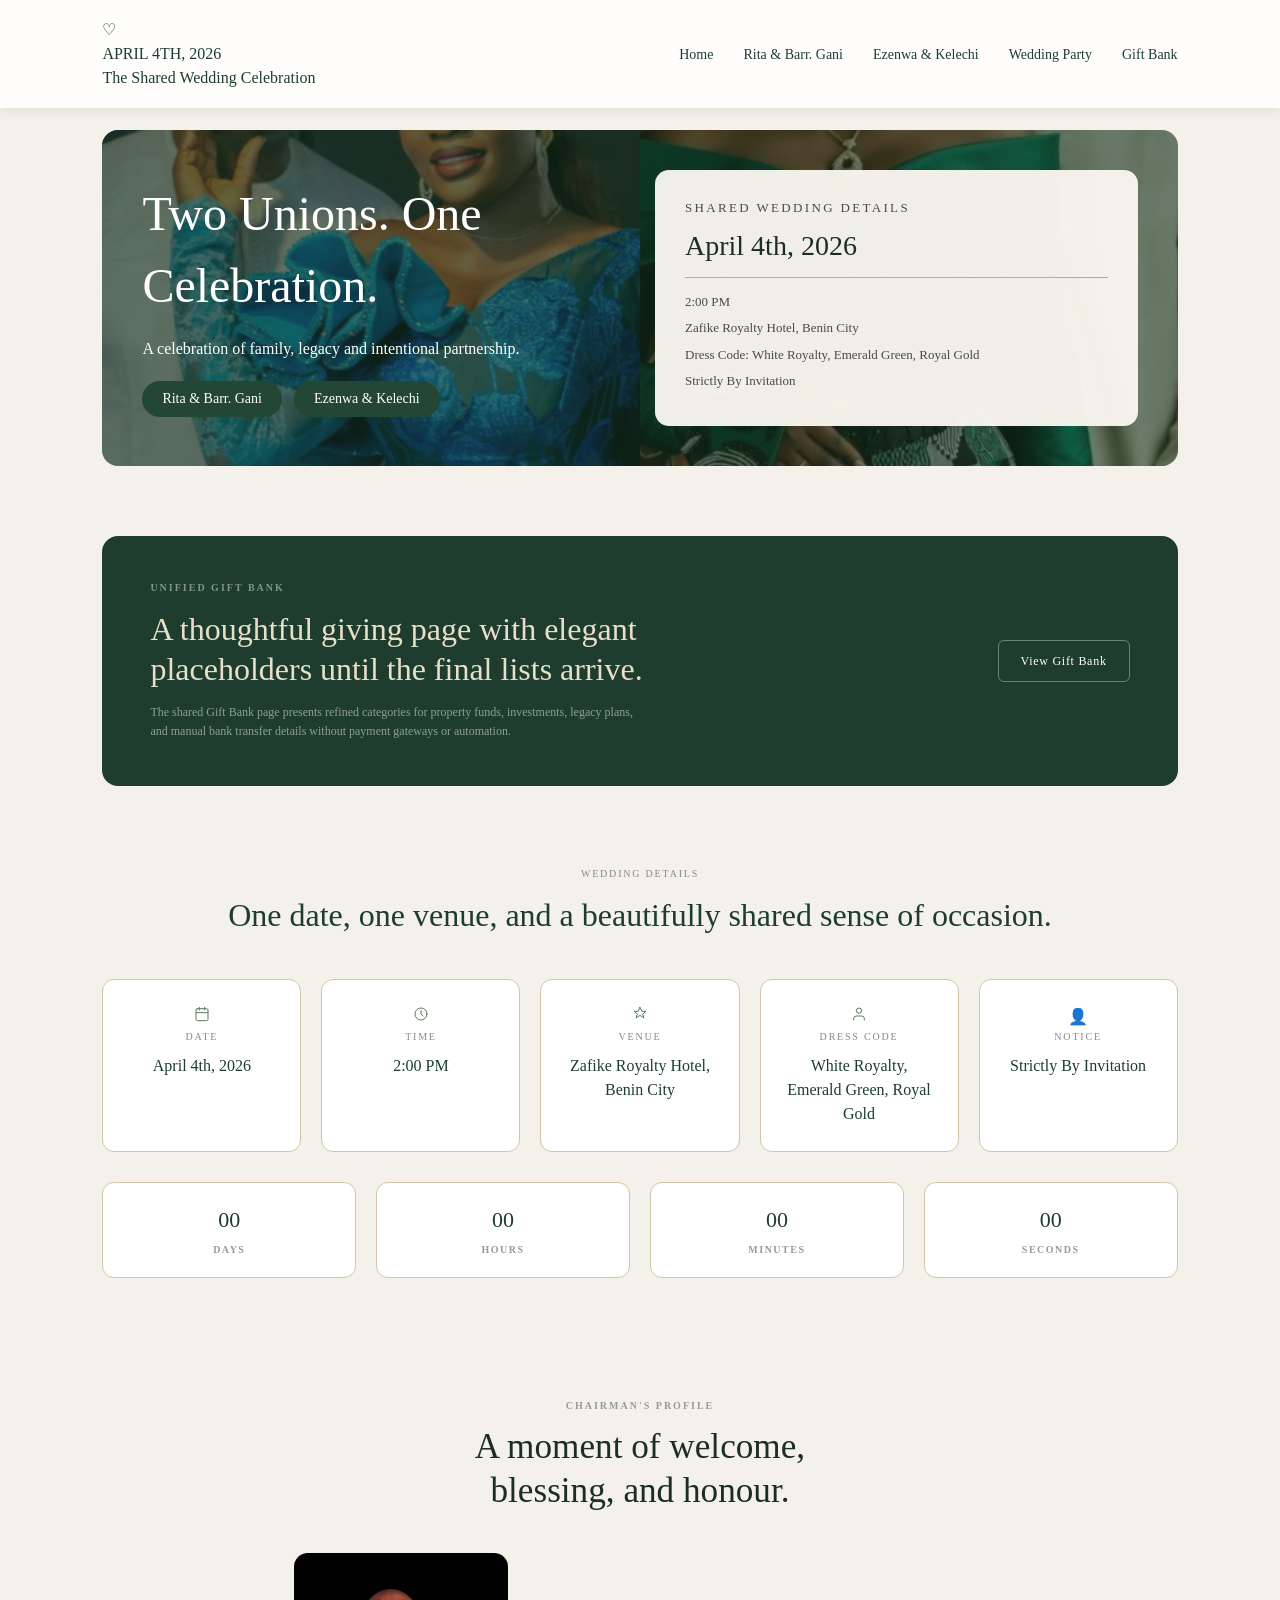
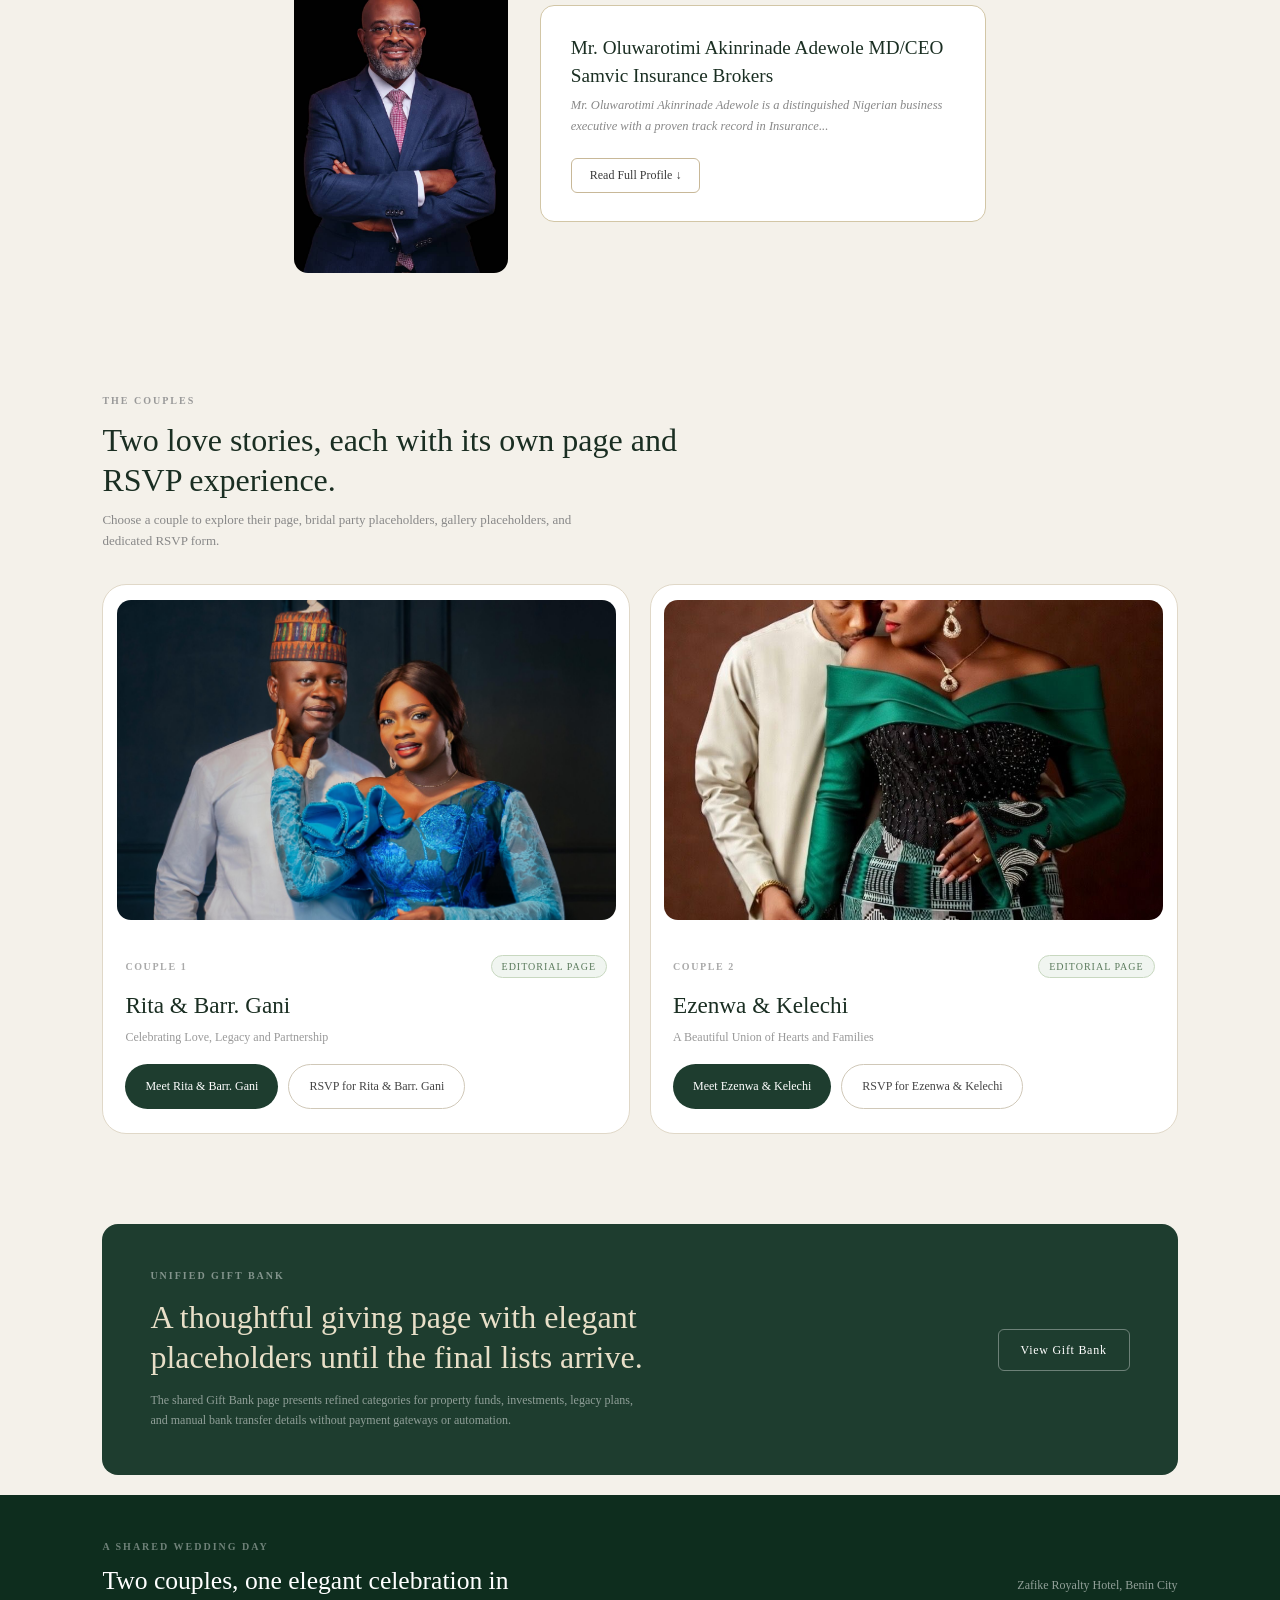
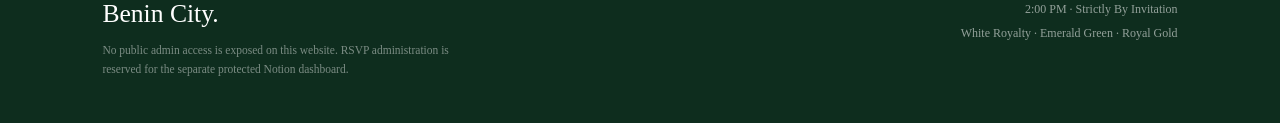
<file: index.html>
<!DOCTYPE html>
<html lang="en">
<head>
<meta charset="UTF-8">
<meta name="viewport" content="width=device-width, initial-scale=1.0">
<title>Wedding Page</title>
  <link rel="icon" type="image/png" href="/images/favicon.png">
<link rel="stylesheet" href="style.css">
</head>

<body>


<nav>
  <div class="nav-left">
    <div class="nav-icon">♡</div>
    <div class="nav-brand">
      <p class="nav-date">APRIL 4TH, 2026</p>
      <p class="nav-title">The Shared Wedding Celebration</p>
    </div>
  </div>

  <div class="menu-btn" onclick="toggleMenu()">
  <span></span>
  <span></span>
  <span></span>
</div>

  <ul id="navMenu">
    <li><a href='/'>Home</a></li>
    <li><a href='/rita&gani.html'>Rita & Barr. Gani</a></li>
    <li><a href='/ezenwa&kelechi.html'>Ezenwa & Kelechi</a></li>
    <li><a href='/wedding-party.html'>Wedding Party</a></li>
    <li><a href='/gift-bank.html'>Gift Bank</a></li>
  </ul>
</nav>

<section class="hero">

<div class="hero-card">
    

<div class="hero-text">
<h1>Two Unions. One Celebration.</h1>
<p>A celebration of family, legacy and intentional partnership.</p>

<div class="hero-buttons">
<a href="/rita&gani.html">
  <button class="btn btn-light">
Rita & Barr. Gani</button>
</a>
<a href="/ezenwa&kelechi.html">
<button class="btn btn-green">Ezenwa & Kelechi</button>
</a>
</div>
</div>
<div class="hero-info">
  <p class="info-label">SHARED WEDDING DETAILS</p>
  <h2 class="info-date">April 4th, 2026</h2>
  <hr class="info-divider">
  <p>2:00 PM</p>
  <p>Zafike Royalty Hotel, Benin City</p>
  <p>Dress Code: White Royalty, Emerald Green, Royal Gold</p>
  <p>Strictly By Invitation</p>
</div>

</div>

</section>


<section class="gift-banner">
  <div class="gift-banner-inner">
    <div class="gift-banner-left">
      <p class="gift-eyebrow">UNIFIED GIFT BANK</p>
      <h2 class="gift-title">A thoughtful giving page with elegant placeholders until the final lists arrive.</h2>
      <p class="gift-sub">The shared Gift Bank page presents refined categories for property funds, investments, legacy plans, and manual bank transfer details without payment gateways or automation.</p>
    </div>
    <a href="/gift-bank.html" class="btn-gift">View Gift Bank</a>
  </div>
</section>

<section class="section">

<p class="info-label">Wedding details</p>    

<h2>One date, one venue, and a beautifully shared sense of occasion.</h2>

<div class="details-grid">

  <div class="detail-card">
    <div class="card-icon"> <svg xmlns="http://www.w3.org/2000/svg" width="16" height="16" viewBox="0 0 24 24" fill="none" stroke="#5a7a5c" stroke-width="1.5" stroke-linecap="round" stroke-linejoin="round">
    <rect x="3" y="4" width="18" height="18" rx="2"/><line x1="16" y1="2" x2="16" y2="6"/><line x1="8" y1="2" x2="8" y2="6"/><line x1="3" y1="10" x2="21" y2="10"/>
  </svg></div>
    <p class="card-label info-label">DATE</p>
    <p class="card-value">April 4th, 2026</p>
  </div>

  <div class="detail-card">
    <div class="card-icon"> <svg xmlns="http://www.w3.org/2000/svg" width="16" height="16" viewBox="0 0 24 24" fill="none" stroke="#5a7a5c" stroke-width="1.5" stroke-linecap="round" stroke-linejoin="round">
    <circle cx="12" cy="12" r="9"/><polyline points="12 7 12 12 15 15"/>
  </svg></div>
    <p class="card-label info-label">TIME</p>
    <p class="card-value">2:00 PM</p>
  </div>

  <div class="detail-card">
    
    <div class="card-icon"> <svg xmlns="http://www.w3.org/2000/svg" width="16" height="16" viewBox="0 0 24 24" fill="none" stroke="#5a7a5c" stroke-width="1.5" stroke-linecap="round" stroke-linejoin="round">
    <path d="M12 2l3 6h6l-5 4 2 6-6-4-6 4 2-6-5-4h6z"/>
  </svg></div>
    <p class="card-label info-label">VENUE</p>
    <p class="card-value"> <a href="https://maps.app.goo.gl/Qsgwt1Rra6gJqBs78" target="_blank" rel="noopener noreferrer">
    Zafike Royalty Hotel, Benin City
  </a></p>
  </div>

  <div class="detail-card">
    <div class="card-icon">  <svg xmlns="http://www.w3.org/2000/svg" width="16" height="16" viewBox="0 0 24 24" fill="none" stroke="#5a7a5c" stroke-width="1.5" stroke-linecap="round" stroke-linejoin="round">
    <path d="M20 21v-2a4 4 0 0 0-4-4H8a4 4 0 0 0-4 4v2"/><circle cx="12" cy="7" r="4"/>
  </svg></div>
    <p class="card-label info-label">DRESS CODE</p>
    <p class="card-value">White Royalty, Emerald Green, Royal Gold</p>
  </div>

  <div class="detail-card">
    <div class="card-icon">👤</div>
    <p class="card-label info-label">NOTICE</p>
    <p class="card-value">Strictly By Invitation</p>
  </div>

</div>

<div class="countdown">
  <div class="count-box">
    <span id="cd-days">00</span>
    <p class="cd-label">Days</p>
  </div>
  <div class="count-box">
    <span id="cd-hours">00</span>
    <p class="cd-label">Hours</p>
  </div>
  <div class="count-box">
    <span id="cd-minutes">00</span>
    <p class="cd-label">Minutes</p>
  </div>
  <div class="count-box">
    <span id="cd-seconds">00</span>
    <p class="cd-label">Seconds</p>
  </div>
</div>

</section>

<section class="feature">

  <div class="feature-header">
    <p class="feature-eyebrow">CHAIRMAN'S PROFILE</p>
    <h2 class="feature-title">A moment of welcome, blessing, and honour.</h2>
  </div>

  <div class="feature-body">
    <div class="feature-img">
      <img src="/images/IMG_3998.JPG.jpeg">
    </div>

    <div class="feature-card">
      <h3 class="ch-name">Mr. Oluwarotimi Akinrinade Adewole
MD/CEO Samvic Insurance Brokers</h3>
      <p class="ch-text">
  <span class="ch-preview">Mr. Oluwarotimi Akinrinade Adewole is a distinguished Nigerian business executive with a proven track record in Insurance...</span>
  <span class="ch-full" style="display:none;">

Mr. Oluwarotimi Akinrinade Adewole is a distinguished Nigerian business executive with a proven track record in Insurance and Risk Management. As Managing Director & CEO of Sam-Vic Insurance Brokers Limited, he spearheads strategic growth and innovation in the company.

A highly qualified professional, Oluwarotimi holds an HND in Insurance from the Polytechnic of Ibadan (1995), an MBA from the University of Abuja (2008), and an MSc in Insurance and Risk Management from BAYES Business School, London (2011). He has also attended several leadership and professional courses within and outside the country which includes training at Willis Tower Watson (WTW) London, Price Forbes London, AON Insurance Brokers London.

He is an Associate of the Chartered Insurance Institute of Nigeria (AIIN), Associate Chartered Institute of Management (ANIM), Associate Chartered Insurance Institute of London (ACII), Fellow of the Nigerian Council of Registered Insurance Brokers (FCIB), and Fellow of the Chartered National Institute of Marketing of Nigeria (FNIMN).

With over 28 years of industry experience, Oluwarotimi has held key roles, including Senior Manager at Boff & Company Insurance Brokers Limited where he trained as an Insurance Broker for Thirteen (13) years before promoting Sam-Vic Insurance Brokers Limited in 2011. 

He is a committed member of Junior Chamber International (JCI), a worldwide leadership organisation serving as President of JCI Aso (2006), National Convention Director (2009), Director Project & Programs (2010), Vice Chairman of JCI Nigeria Senate Association (2020-2022) and Chairman of JCI Nigeria Senate Association (2022-2024). 

A Chartered Insurance Practitioner (CII, London) and a committed Governing Board member of Nigerian Council of Registered Insurance Brokers (NCRIB) currently serving as the Vice President of the council.

Oluwarotimi is married and blessed with two beautiful daughters.
</span>
</p>
<button class="btn-read" onclick="toggleAddress(this)">Read Full Profile ↓</button>
    </div>
  </div>

</section>

<section class="couples">

  <p class="couples-eyebrow">THE COUPLES</p>
  <h2 class="couples-title">Two love stories, each with its own page and RSVP experience.</h2>
  <p class="couples-sub">Choose a couple to explore their page, bridal party placeholders, gallery placeholders, and dedicated RSVP form.</p>

  <div class="couple-grid">

    <div class="couple-card">
      <img src="/images/IMG-20260317-WA0119.jpg.jpeg">
      <div class="couple-body">
        <div class="couple-meta">
          <span class="couple-num">COUPLE 1</span>
          <span class="editorial-badge">Editorial Page</span>
        </div>
        <h3 class="couple-name">Rita & Barr. Gani</h3>
        <p class="couple-desc">Celebrating Love, Legacy and Partnership</p>
        <div class="couple-buttons">
          <a href='/rita&gani.html'><button class="btn-dark">Meet Rita & Barr. Gani</button></a>
          <a href='/rgrsvp.html'><button class="btn-ghost">RSVP for Rita & Barr. Gani</button></a>
        </div>
      </div>
    </div>

    <div class="couple-card">
      <img src="/images/IMG-20260317-WA0120.jpg.jpeg">
      <div class="couple-body">
        <div class="couple-meta">
          <span class="couple-num">COUPLE 2</span>
          <span class="editorial-badge">Editorial Page</span>
        </div>
        <h3 class="couple-name">Ezenwa & Kelechi</h3>
        <p class="couple-desc">A Beautiful Union of Hearts and Families</p>
        <div class="couple-buttons">
          <a href='/ezenwa&kelechi.html'><button class="btn-dark">Meet Ezenwa & Kelechi</button></a>
          <a href='/ekrsvp.html'><button class="btn-ghost">RSVP for Ezenwa & Kelechi</button></a>
        </div>
      </div>
    </div>

  </div>

</section>

<!-- GIFT BANK BANNER -->
<section class="gift-banner">
  <div class="gift-banner-inner">
    <div class="gift-banner-left">
      <p class="gift-eyebrow">UNIFIED GIFT BANK</p>
      <h2 class="gift-title">A thoughtful giving page with elegant placeholders until the final lists arrive.</h2>
      <p class="gift-sub">The shared Gift Bank page presents refined categories for property funds, investments, legacy plans, and manual bank transfer details without payment gateways or automation.</p>
    </div>
    <a href="/gift-bank.html" class="btn-gift">View Gift Bank</a>
  </div>
</section>

<!-- FOOTER -->
<footer>
  <div class="footer-inner">
    <div class="footer-left">
      <p class="footer-eyebrow">A SHARED WEDDING DAY</p>
      <h3 class="footer-title">Two couples, one elegant celebration in Benin City.</h3>
      <p class="footer-sub">No public admin access is exposed on this website. RSVP administration is reserved for the separate protected Notion dashboard.</p>
    </div>
    
    <div class="footer-right">
      <p>Zafike Royalty Hotel, Benin City</p>
      <p>2:00 PM · Strictly By Invitation</p>
      <p>White Royalty · Emerald Green · Royal Gold</p>
    </div>
  </div>
</footer>

<script>

  
function toggleMenu() {
  document.getElementById("navMenu").classList.toggle("active");
  document.querySelector(".menu-btn").classList.toggle("open");
}

// Countdown to April 4, 2026 at 2:00 PM WAT (UTC+1)
function updateCountdown() {
  const target = new Date('2026-04-04T14:00:00+01:00').getTime();
  const now = Date.now();
  const diff = target - now;

  if (diff <= 0) {
    document.getElementById('cd-days').textContent    = '00';
    document.getElementById('cd-hours').textContent   = '00';
    document.getElementById('cd-minutes').textContent = '00';
    document.getElementById('cd-seconds').textContent = '00';
    return;
  }

  const days    = Math.floor(diff / (1000 * 60 * 60 * 24));
  const hours   = Math.floor((diff % (1000 * 60 * 60 * 24)) / (1000 * 60 * 60));
  const minutes = Math.floor((diff % (1000 * 60 * 60)) / (1000 * 60));
  const seconds = Math.floor((diff % (1000 * 60)) / 1000);

  document.getElementById('cd-days').textContent    = String(days).padStart(2, '0');
  document.getElementById('cd-hours').textContent   = String(hours).padStart(2, '0');
  document.getElementById('cd-minutes').textContent = String(minutes).padStart(2, '0');
  document.getElementById('cd-seconds').textContent = String(seconds).padStart(2, '0');
}

updateCountdown();
setInterval(updateCountdown, 1000);

function toggleAddress(btn) {
  const preview = btn.previousElementSibling.querySelector('.ch-preview');
  const full = btn.previousElementSibling.querySelector('.ch-full');

  if (full.style.display === 'none') {
    full.style.display = 'inline';
    preview.style.display = 'none';
    btn.textContent = 'Close Address ↑';
  } else {
    full.style.display = 'none';
    preview.style.display = 'inline';
    btn.textContent = 'Read Full Address ↓';
  }
}


</script>

</body>
</html>
</file>
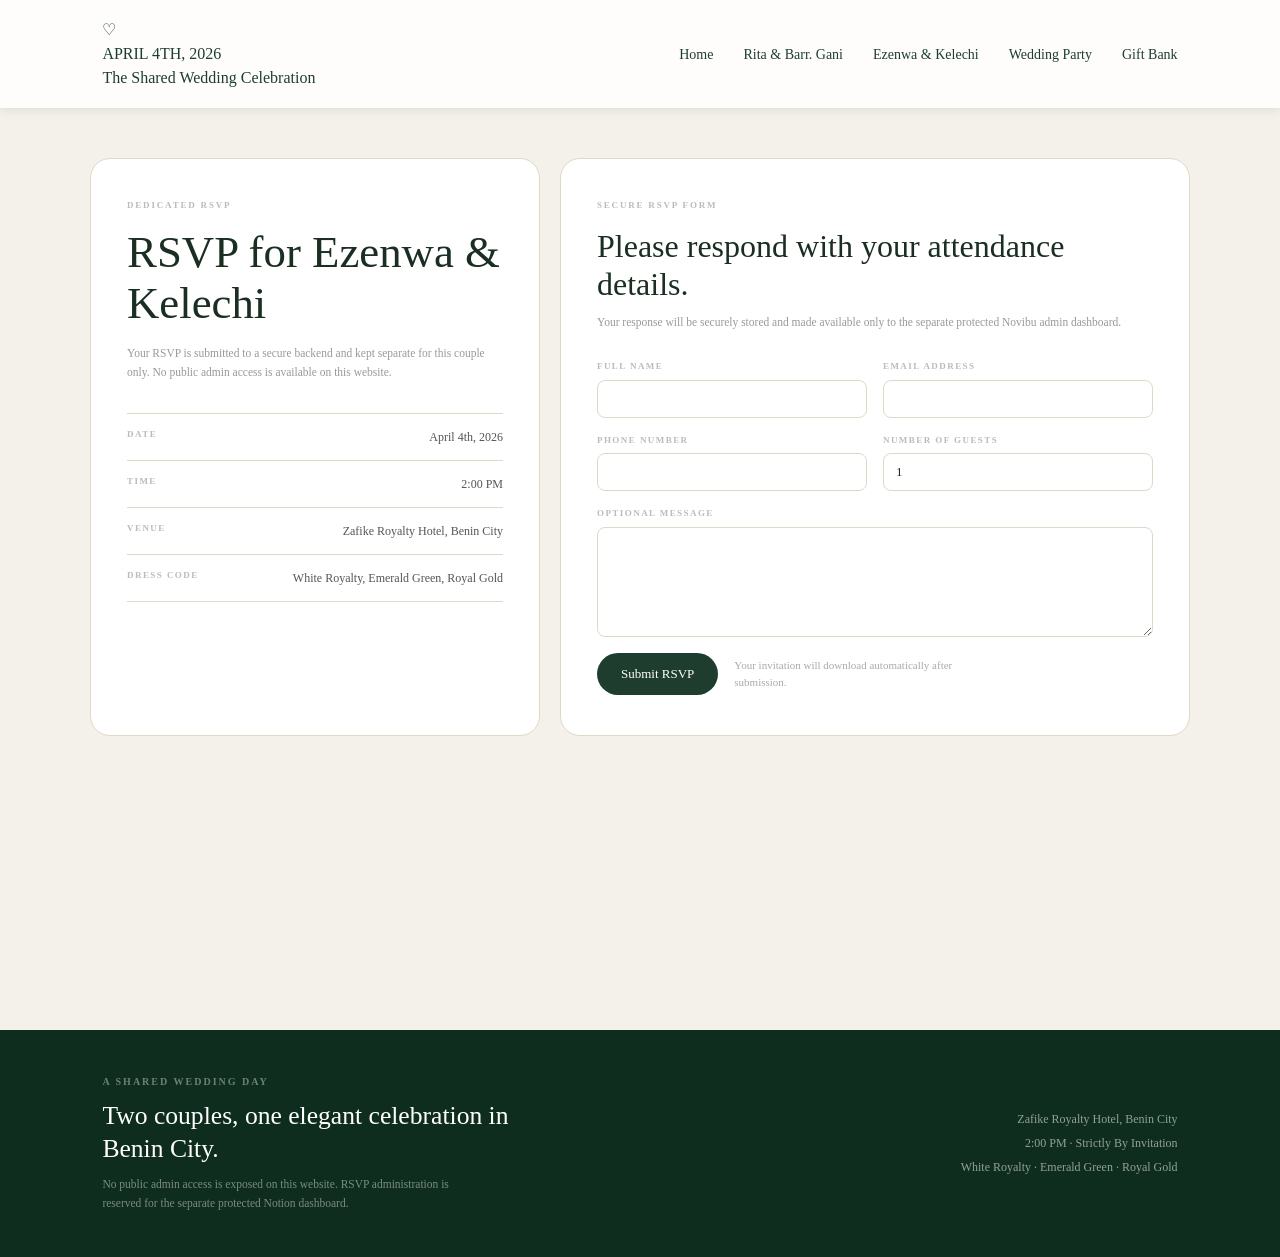
<file: ekrsvp.html>
<!DOCTYPE html>
<html lang="en">
<head>
<meta charset="UTF-8">
<meta name="viewport" content="width=device-width, initial-scale=1.0">
<title>Rita & Barr. Gani — The Shared Wedding Celebration</title>
  <link rel="icon" type="image/png" href="/images/favicon.png">
<link rel="stylesheet" href="rgrsvp.css">
</head>

<body>

<!-- NAV -->
<nav>
  <div class="nav-left">
    <div class="nav-icon">♡</div>
    <div class="nav-brand">
      <p class="nav-date">APRIL 4TH, 2026</p>
      <p class="nav-title">The Shared Wedding Celebration</p>
    </div>
  </div>

<div class="menu-btn" onclick="toggleMenu()">
  <span></span>
  <span></span>
  <span></span>
</div>

  <ul id="navMenu">
    <li><a href="index.html">Home</a></li>
    <li><a href="rita&gani.html">Rita & Barr. Gani</a></li>
    <li><a href="ezenwa&kelechi.html">Ezenwa & Kelechi</a></li>
    <li><a href="wedding-party.html">Wedding Party</a></li>
    <li><a href="gift-bank.html">Gift Bank</a></li>
  </ul>
</nav>

<br>
<br>

<section class="rsvp-section">
  <div class="rsvp-grid">

    <!-- LEFT CARD -->
    <div class="rsvp-info-card">
      <p class="rsvp-eyebrow">DEDICATED RSVP</p>
      <h1 class="rsvp-title">RSVP for Ezenwa & Kelechi</h1>
      <p class="rsvp-desc">Your RSVP is submitted to a secure backend and kept separate for this couple only. No public admin access is available on this website.</p>

      <div class="rsvp-details">
        <div class="rsvp-detail-row">
          <p class="rsvp-detail-label">DATE</p>
          <p class="rsvp-detail-value">April 4th, 2026</p>
        </div>
        <div class="rsvp-detail-row">
          <p class="rsvp-detail-label">TIME</p>
          <p class="rsvp-detail-value">2:00 PM</p>
        </div>
        <div class="rsvp-detail-row">
          <p class="rsvp-detail-label">VENUE</p>
          <p class="rsvp-detail-value">Zafike Royalty Hotel, Benin City</p>
        </div>
        <div class="rsvp-detail-row">
          <p class="rsvp-detail-label">DRESS CODE</p>
          <p class="rsvp-detail-value">White Royalty, Emerald Green, Royal Gold</p>
        </div>
      </div>
    </div>

    <!-- RIGHT CARD -->
    <div class="rsvp-form-card">
      <p class="rsvp-eyebrow">SECURE RSVP FORM</p>
      <h2 class="rsvp-form-title">Please respond with your attendance details.</h2>
      <p class="rsvp-form-desc">Your response will be securely stored and made available only to the separate protected Novibu admin dashboard.</p>

     <form class="rsvp-form" action="https://api.web3forms.com/submit" method="POST" id="rsvpForm">

  <input type="hidden" name="access_key" value="2880c124-86df-405b-be42-4621e7950f3b">
  <input type="hidden" name="subject" value="New RSVP — Ezenwa & Kelechi">
  <input type="hidden" name="from_name" value="Wedding RSVP">

  <div class="rsvp-form-row">
    <div class="rsvp-field">
      <label class="rsvp-label">FULL NAME</label>
      <input type="text" class="rsvp-input" name="Full Name" required>
    </div>
    <div class="rsvp-field">
      <label class="rsvp-label">EMAIL ADDRESS</label>
      <input type="email" class="rsvp-input" name="Email Address" required>
    </div>
  </div>

  <div class="rsvp-form-row">
    <div class="rsvp-field">
      <label class="rsvp-label">PHONE NUMBER</label>
      <input type="tel" class="rsvp-input" name="Phone Number">
    </div>
    <div class="rsvp-field">
      <label class="rsvp-label">NUMBER OF GUESTS</label>
      <input type="number" class="rsvp-input" name="Number of Guests" value="1" min="1">
    </div>
  </div>

  <div class="rsvp-field">
    <label class="rsvp-label">OPTIONAL MESSAGE</label>
    <textarea class="rsvp-textarea" name="Message"></textarea>
  </div>

 <div class="rsvp-submit-row">
  <button type="submit" class="rsvp-submit-btn">Submit RSVP</button>
  <p class="rsvp-submit-note">Your invitation will download automatically after submission.</p>
</div>

</form>
    </div>

  </div>
</section>

<br>
<br>
<br>
<br>
<br>
<br>
<br>
<br>
<br>
<br>
<br>
<!-- FOOTER -->
<footer>
  <div class="footer-inner">
    <div class="footer-left">
      <p class="footer-eyebrow">A SHARED WEDDING DAY</p>
      <h3 class="footer-title">Two couples, one elegant celebration in Benin City.</h3>
      <p class="footer-sub">No public admin access is exposed on this website. RSVP administration is reserved for the separate protected Notion dashboard.</p>
    </div>
    
    <div class="footer-right">
      <p>Zafike Royalty Hotel, Benin City</p>
      <p>2:00 PM · Strictly By Invitation</p>
      <p>White Royalty · Emerald Green · Royal Gold</p>
    </div>
  </div>
</footer>


<script>
function toggleMenu() {
  document.getElementById("navMenu").classList.toggle("active");
  document.querySelector(".menu-btn").classList.toggle("open");
}

document.getElementById("rsvpForm").addEventListener("submit", async function(e) {
  e.preventDefault();

  const form = e.target;
  const data = new FormData(form);

  try {
    const response = await fetch("https://api.web3forms.com/submit", {
      method: "POST",
      body: data
    });

    const result = await response.json();

    if (result.success) {
      // Trigger invitation download
      const link = document.createElement("a");
      link.href = "/images/invitation.png";
      link.download = "invitation.png";
      document.body.appendChild(link);
      link.click();
      document.body.removeChild(link);

      // Show success message
      form.innerHTML = `
        <div style="text-align:center; padding: 40px 20px;">
          <p style="font-size: 1.5rem; font-family: 'Cormorant Garamond', serif; color: #1a2e22; margin-bottom: 10px;">Thank you!</p>
          <p style="font-size: 13px; color: #888;">Your RSVP has been received. Your invitation is downloading.</p>
        </div>
      `;
    } else {
      alert("Something went wrong. Please try again.");
    }
  } catch (err) {
    alert("Submission failed. Please check your connection and try again.");
  }
});
</script>

</body>
</html>
</file>
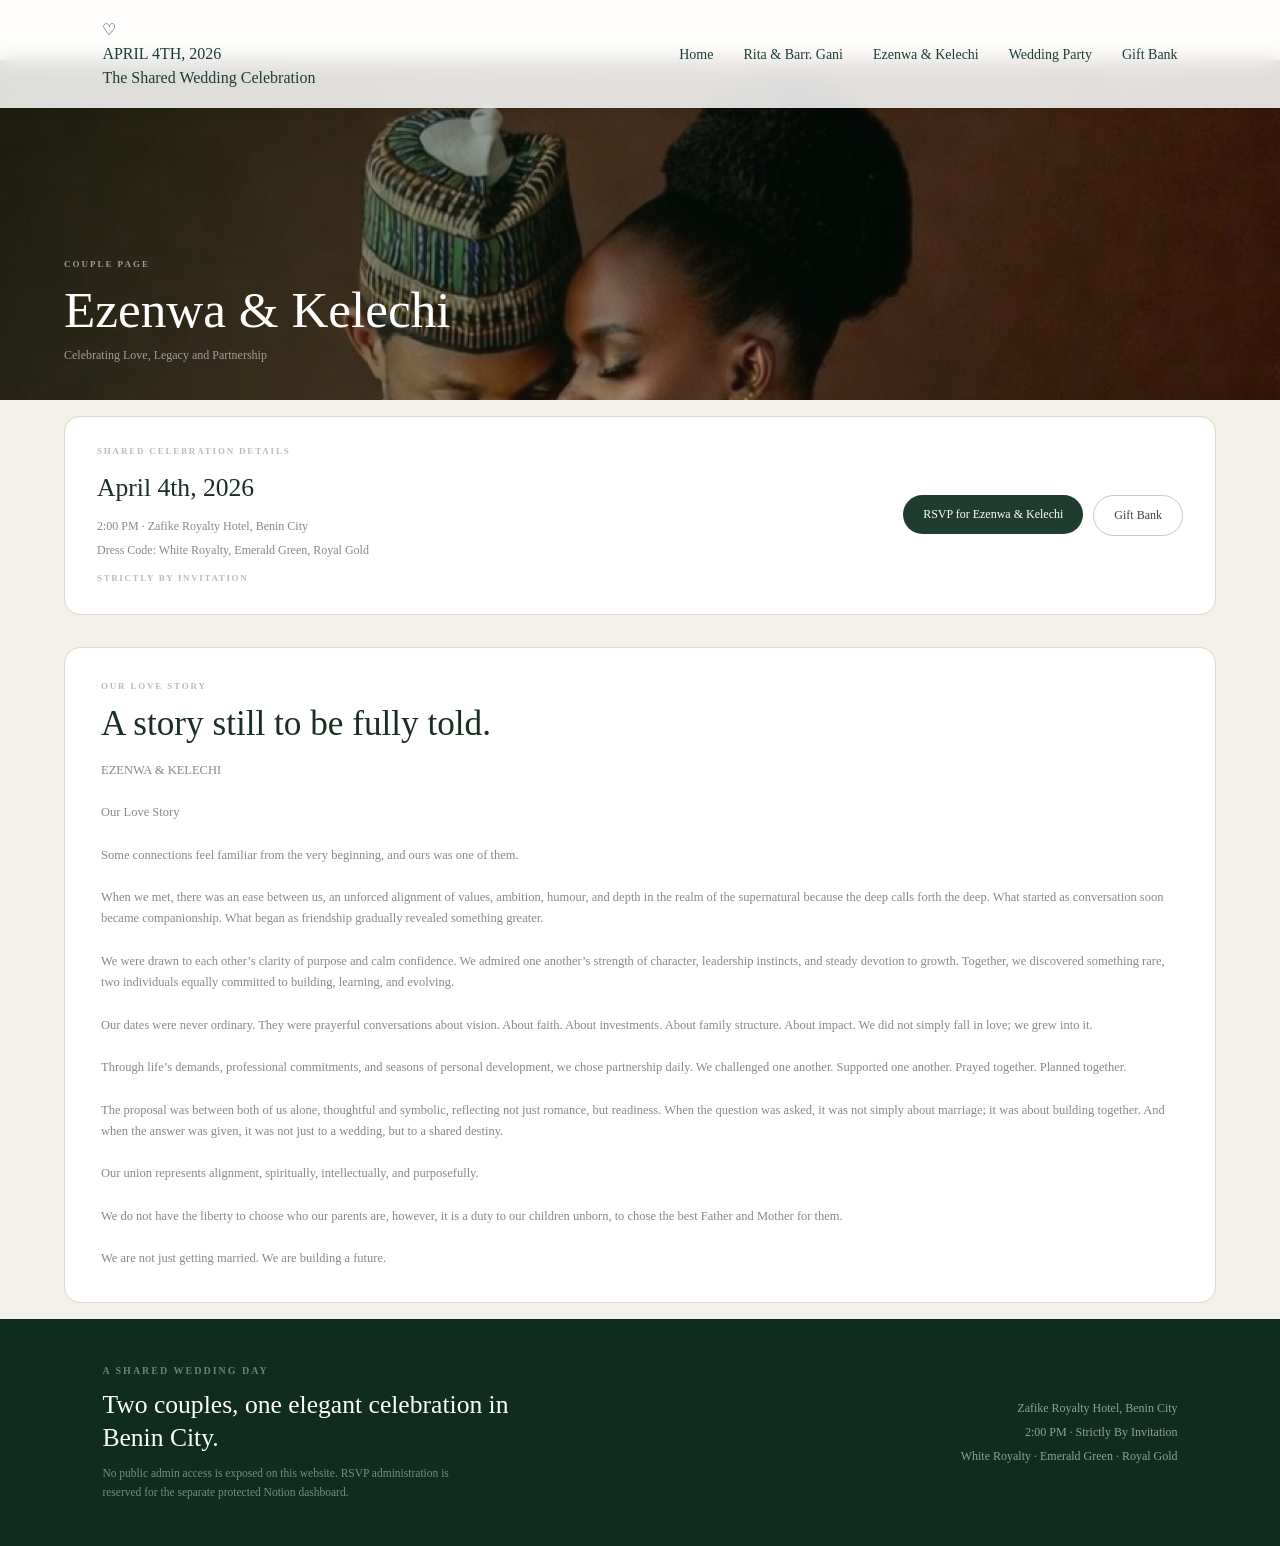
<file: ezenwa&kelechi.html>
<!DOCTYPE html>
<html lang="en">
<head>
<meta charset="UTF-8">
<meta name="viewport" content="width=device-width, initial-scale=1.0">
<title>Rita & Barr. Gani — The Shared Wedding Celebration</title>
  <link rel="icon" type="image/png" href="/images/favicon.png">
<link rel="stylesheet" href="couple2.css">
</head>

<body>

<!-- NAV -->
<nav>
  <div class="nav-left">
    <div class="nav-icon">♡</div>
    <div class="nav-brand">
      <p class="nav-date">APRIL 4TH, 2026</p>
      <p class="nav-title">The Shared Wedding Celebration</p>
    </div>
  </div>

<div class="menu-btn" onclick="toggleMenu()">
  <span></span>
  <span></span>
  <span></span>
</div>

  <ul id="navMenu">
    <li><a href="index.html">Home</a></li>
    <li><a href="rita&gani.html">Rita & Barr. Gani</a></li>
    <li><a href="ezenwa&kelechi.html">Ezenwa & Kelechi</a></li>
    <li><a href="wedding-party.html">Wedding Party</a></li>
    <li><a href="gift-bank.html">Gift Bank</a></li>
  </ul>
</nav>

<!-- HERO -->
<section class="couple-hero">
  <div class="couple-hero-overlay"></div>
  <img src="/images/Enenwa & Kelechi.png" alt="Rita & Barr. Gani" class="couple-hero-img">
  <div class="couple-hero-text">
    <p class="couple-eyebrow">COUPLE PAGE</p>
    <h1 class="couple-hero-title">Ezenwa & Kelechi</h1>
    <p class="couple-hero-desc">Celebrating Love, Legacy and Partnership</p>
  </div>
</section>

<!-- DETAILS CARD -->
<section class="couple-section">
  <div class="couple-details-card">
    <div class="cd-left">
      <p class="cd-eyebrow">SHARED CELEBRATION DETAILS</p>
      <h2 class="cd-date">April 4th, 2026</h2>
      <p class="cd-info">2:00 PM · Zafike Royalty Hotel, Benin City</p>
      <p class="cd-info">Dress Code: White Royalty, Emerald Green, Royal Gold</p>
      <p class="cd-notice">STRICTLY BY INVITATION</p>
    </div>
    <div class="cd-right">
      <a href="/ekrsvp.html"><button class="btn-dark">RSVP for Ezenwa & Kelechi</button></a>
      <a href="/gift-bank.html">
      <button class="btn-ghost">Gift Bank</button>
      </a>
    </div>
  </div>
</section>

<!-- LOVE STORY -->
<section class="couple-section">
  <div class="love-story-card">
    <p class="cd-eyebrow">OUR LOVE STORY</p>
    <h2 class="love-story-title">A story still to be fully told.</h2>
    <p class="love-story-text">
EZENWA & KELECHI
<br>
<br>
Our Love Story
<br>
<br>
Some connections feel familiar from the very beginning, and ours was one of them.
<br>
<br>
When we met, there was an ease between us, an unforced alignment of values, ambition, humour, and depth in the realm of the supernatural because the deep calls forth the deep. What started as conversation soon became companionship. What began as friendship gradually revealed something greater.
<br>
<br>
We were drawn to each other’s clarity of purpose and calm confidence. We admired one another’s strength of character, leadership instincts, and steady devotion to growth. Together, we discovered something rare, two individuals equally committed to building, learning, and evolving.
<br>
<br>
Our dates were never ordinary. They were prayerful conversations about vision. About faith. About investments. About family structure. About impact. We did not simply fall in love; we grew into it.
<br>
<br>
Through life’s demands, professional commitments, and seasons of personal development, we chose partnership daily. We challenged one another. Supported one another. Prayed together. Planned together.
<br>
<br>
The proposal was between both of us alone, thoughtful and symbolic, reflecting not just romance, but readiness. When the question was asked, it was not simply about marriage; it was about building together. And when the answer was given, it was not just to a wedding, but to a shared destiny.
<br>
<br>
Our union represents alignment, spiritually, intellectually, and purposefully.
<br>
<br>
We do not have the liberty to choose who our parents are, however, it is a duty to our children unborn, to chose the best Father and Mother for them.
<br>
<br>
We are not just getting married.
We are building a future.</p>
  </div>
</section>



<!-- FOOTER -->
<footer>
  <div class="footer-inner">
    <div class="footer-left">
      <p class="footer-eyebrow">A SHARED WEDDING DAY</p>
      <h3 class="footer-title">Two couples, one elegant celebration in Benin City.</h3>
      <p class="footer-sub">No public admin access is exposed on this website. RSVP administration is reserved for the separate protected Notion dashboard.</p>
    </div>
    
    <div class="footer-right">
      <p>Zafike Royalty Hotel, Benin City</p>
      <p>2:00 PM · Strictly By Invitation</p>
      <p>White Royalty · Emerald Green · Royal Gold</p>
    </div>
  </div>
</footer>


<script>
function toggleMenu() {
  document.getElementById("navMenu").classList.toggle("active");
  document.querySelector(".menu-btn").classList.toggle("open");
}
</script>

</body>
</html>
</file>
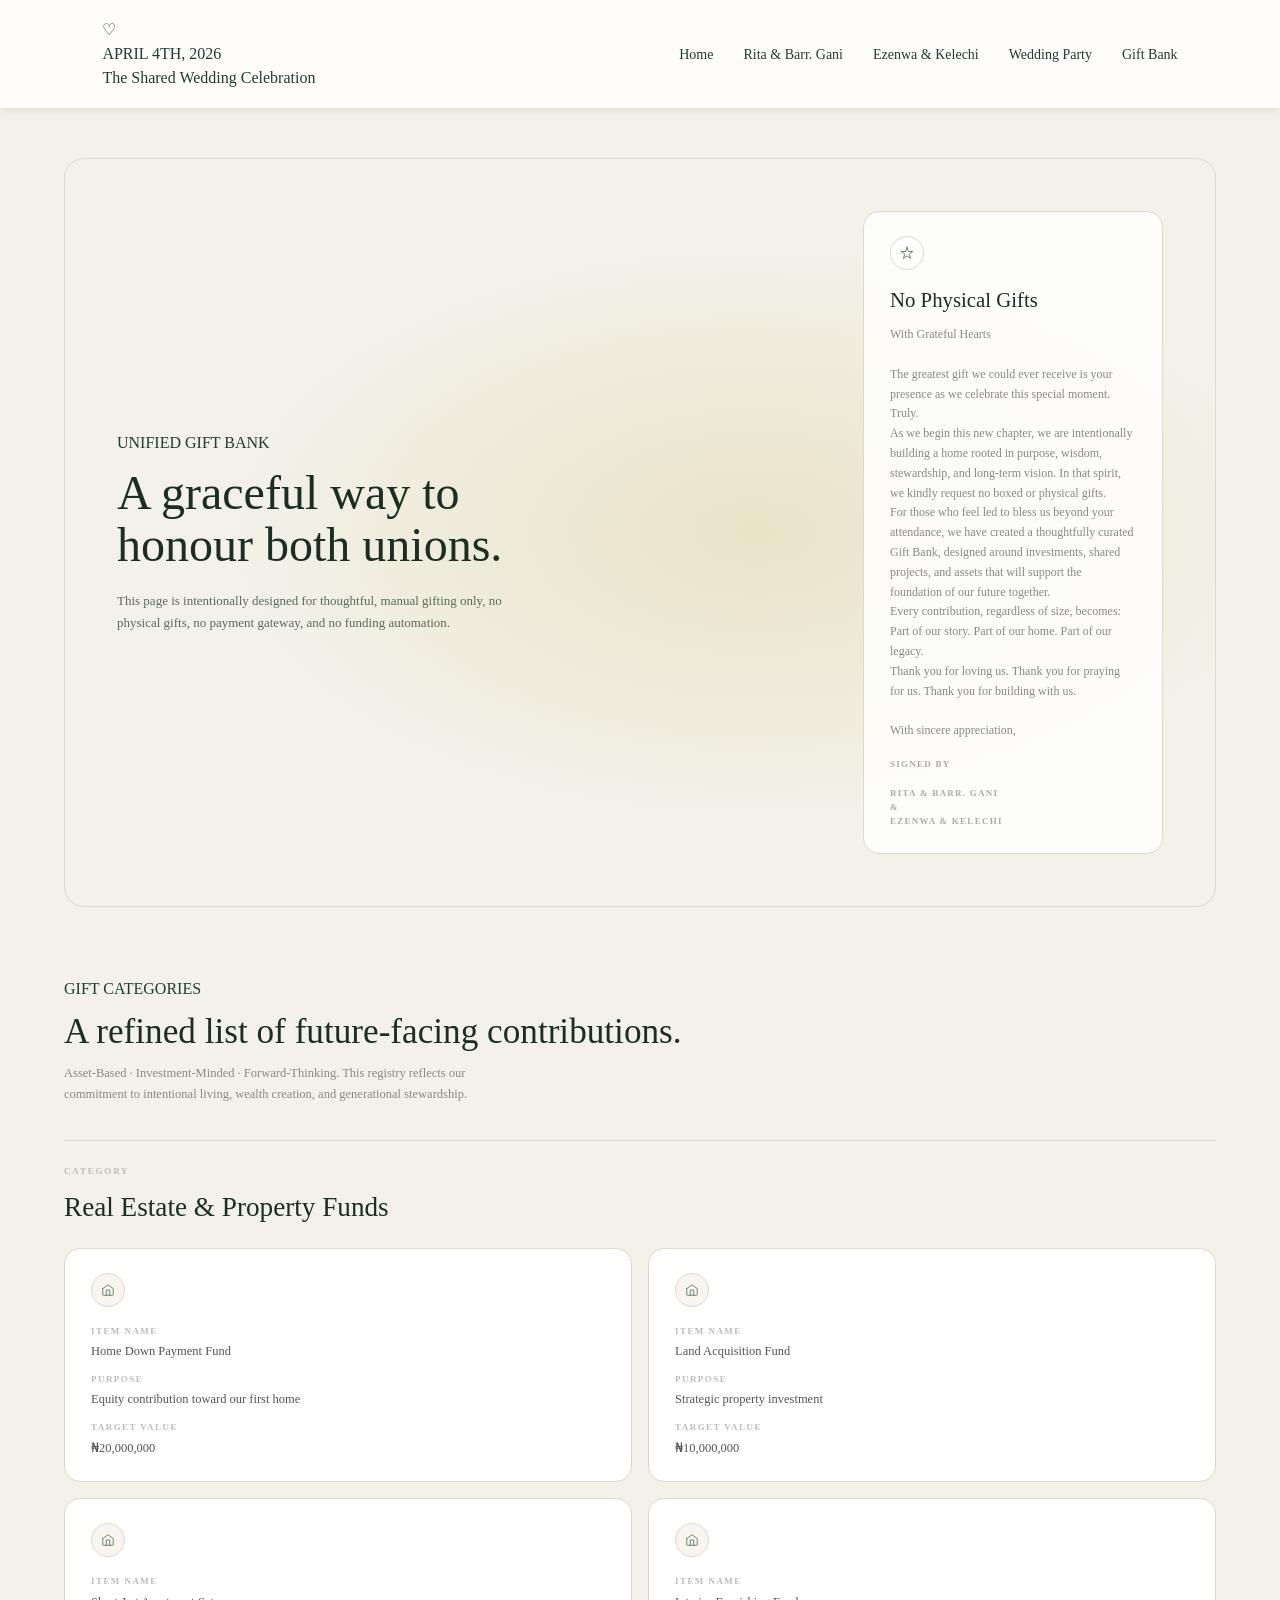
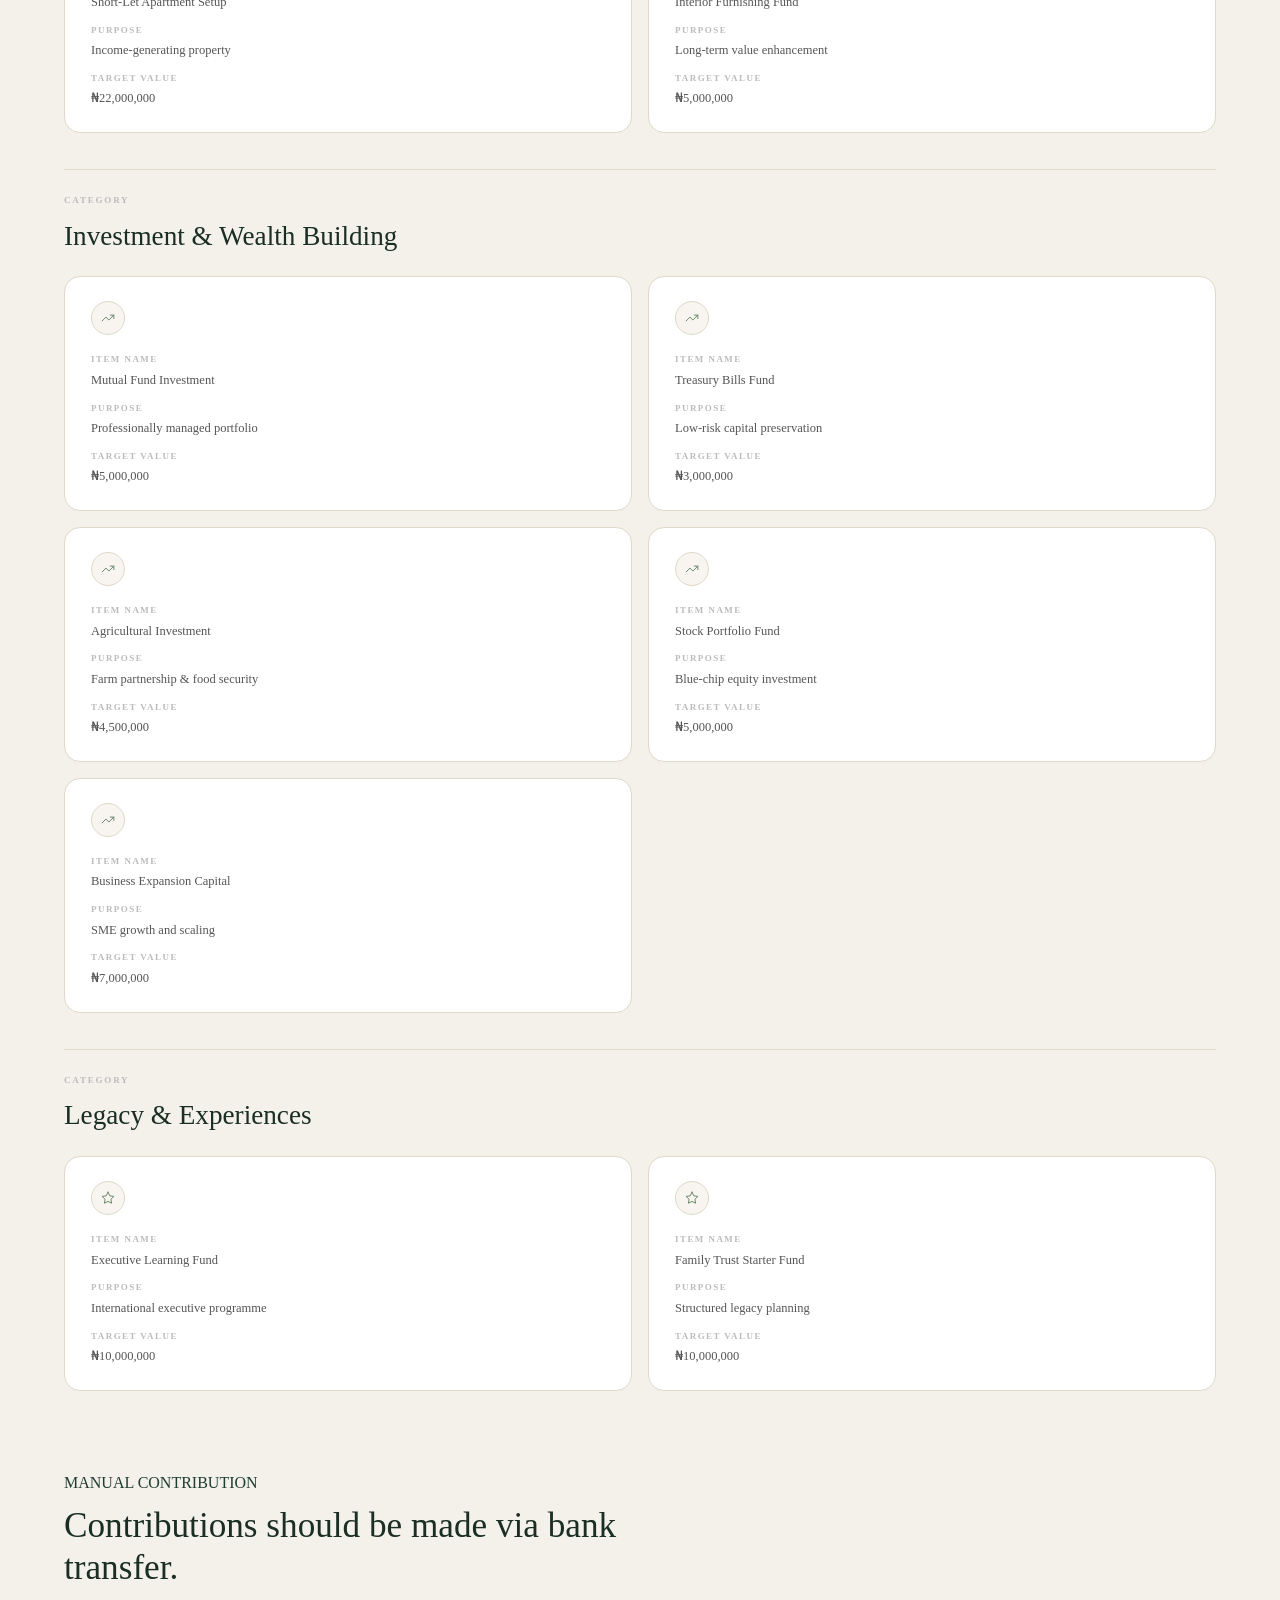
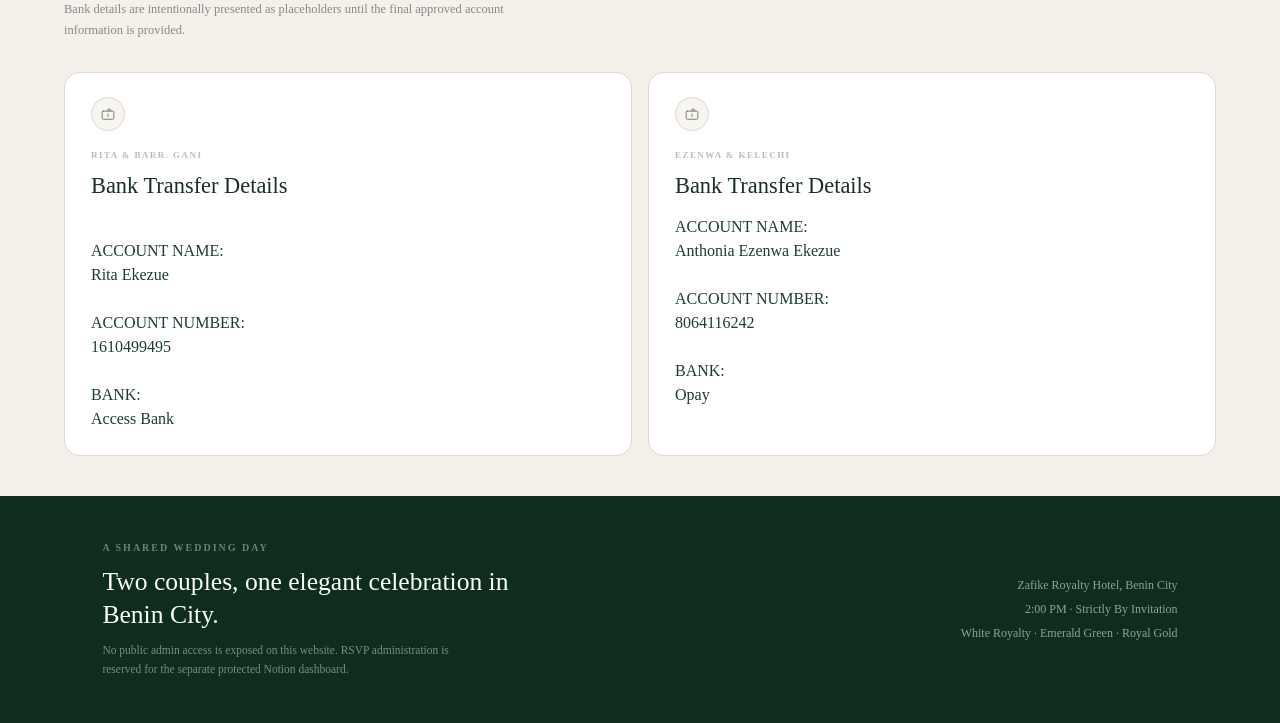
<file: gift-bank.html>
<!DOCTYPE html>
<html lang="en">
<head>
<meta charset="UTF-8">
<meta name="viewport" content="width=device-width, initial-scale=1.0">
<title>Rita & Barr. Gani — The Shared Wedding Celebration</title>
  <link rel="icon" type="image/png" href="/images/favicon.png">
<link rel="stylesheet" href="gift.css">
</head>

<body>

<!-- NAV -->
<nav>
  <div class="nav-left">
    <div class="nav-icon">♡</div>
    <div class="nav-brand">
      <p class="nav-date">APRIL 4TH, 2026</p>
      <p class="nav-title">The Shared Wedding Celebration</p>
    </div>
  </div>

<div class="menu-btn" onclick="toggleMenu()">
  <span></span>
  <span></span>
  <span></span>
</div>

  <ul id="navMenu">
    <li><a href="index.html">Home</a></li>
    <li><a href="rita&gani.html">Rita & Barr. Gani</a></li>
    <li><a href="ezenwa&kelechi.html">Ezenwa & Kelechi</a></li>
    <li><a href="wedding-party.html">Wedding Party</a></li>
    <li><a href="gift-bank.html">Gift Bank</a></li>
  </ul>
  </nav>
  
  <section class="gift-hero-section">
  <div class="gift-hero-card">

    <div class="gift-hero-left">
      <p class="cd-eyebrow">UNIFIED GIFT BANK</p>
      <h1 class="gift-hero-title">A graceful way to honour both unions.</h1>
      <p class="gift-hero-sub">This page is intentionally designed for thoughtful, manual gifting only, no physical gifts, no payment gateway, and no funding automation.</p>
    </div>

    <div class="gift-hero-right">
      <div class="gift-notice-card">
        <div class="gift-notice-icon">
          <svg xmlns="http://www.w3.org/2000/svg" width="14" height="14" viewBox="0 0 24 24" fill="none" stroke="#5a7a5c" stroke-width="1.5" stroke-linecap="round" stroke-linejoin="round">
            <path d="M12 2l2.4 7.4H22l-6.2 4.5 2.4 7.4L12 17l-6.2 4.3 2.4-7.4L2 9.4h7.6z"/>
          </svg>
        </div>
        <h3 class="gift-notice-title">No Physical Gifts</h3>
        <p class="gift-notice-text">
With Grateful Hearts
<br>
<br>
The greatest gift we could ever receive is your presence as we celebrate this special moment. Truly.
<br>
As we begin this new chapter, we are intentionally building a home rooted in purpose, wisdom, stewardship, and long-term vision. In that spirit, we kindly request no boxed or physical gifts.
<br>
For those who feel led to bless us beyond your attendance, we have created a thoughtfully curated Gift Bank, designed around investments, shared projects, and assets that will support the foundation of our future together.
<br>
Every contribution, regardless of size, becomes:
<br>
Part of our story.
Part of our home.
Part of our legacy.
<br>
Thank you for loving us.
Thank you for praying for us.
Thank you for building with us.
<br>
<br>
With sincere appreciation,
</p>
        <p class="gift-notice-signed">
          SIGNED BY
          <br>
          <br>
           RITA & BARR. GANI 
           <br>
           &
           <br>
           EZENWA & KELECHI</p>
      </div>
    </div>

  </div>
</section>

<!--Gift categories-->
<section class="gift-categories-section">

  <p class="cd-eyebrow">GIFT CATEGORIES</p>
  <h2 class="gift-cat-title">A refined list of future-facing contributions.</h2>
  <p class="gift-cat-sub">Asset-Based · Investment-Minded · Forward-Thinking. This registry reflects our commitment to intentional living, wealth creation, and generational stewardship.</p>

  <hr class="gift-cat-divider">

  <!-- REAL ESTATE & PROPERTY FUNDS -->
  <div class="gift-category-group">

    <p class="gift-cat-label">CATEGORY</p>
    <h3 class="gift-cat-name">Real Estate & Property Funds</h3>

    <div class="gift-items-grid">

      <div class="gift-item-card">
        <div class="gift-item-icon">
          <svg xmlns="http://www.w3.org/2000/svg" width="14" height="14" viewBox="0 0 24 24" fill="none" stroke="#5a7a5c" stroke-width="1.5" stroke-linecap="round" stroke-linejoin="round">
            <path d="M3 9.5L12 3l9 6.5V20a1 1 0 0 1-1 1H4a1 1 0 0 1-1-1V9.5z"/><path d="M9 21V12h6v9"/>
          </svg>
        </div>
        <p class="gift-field-label">ITEM NAME</p>
        <p class="gift-field-value">Home Down Payment Fund</p>
        <p class="gift-field-label">PURPOSE</p>
        <p class="gift-field-value">Equity contribution toward our first home</p>
        <p class="gift-field-label">TARGET VALUE</p>
        <p class="gift-field-value">₦20,000,000</p>
      </div>

      <div class="gift-item-card">
        <div class="gift-item-icon">
          <svg xmlns="http://www.w3.org/2000/svg" width="14" height="14" viewBox="0 0 24 24" fill="none" stroke="#5a7a5c" stroke-width="1.5" stroke-linecap="round" stroke-linejoin="round">
            <path d="M3 9.5L12 3l9 6.5V20a1 1 0 0 1-1 1H4a1 1 0 0 1-1-1V9.5z"/><path d="M9 21V12h6v9"/>
          </svg>
        </div>
        <p class="gift-field-label">ITEM NAME</p>
        <p class="gift-field-value">Land Acquisition Fund</p>
        <p class="gift-field-label">PURPOSE</p>
        <p class="gift-field-value">Strategic property investment</p>
        <p class="gift-field-label">TARGET VALUE</p>
        <p class="gift-field-value">₦10,000,000</p>
      </div>

      <div class="gift-item-card">
        <div class="gift-item-icon">
          <svg xmlns="http://www.w3.org/2000/svg" width="14" height="14" viewBox="0 0 24 24" fill="none" stroke="#5a7a5c" stroke-width="1.5" stroke-linecap="round" stroke-linejoin="round">
            <path d="M3 9.5L12 3l9 6.5V20a1 1 0 0 1-1 1H4a1 1 0 0 1-1-1V9.5z"/><path d="M9 21V12h6v9"/>
          </svg>
        </div>
        <p class="gift-field-label">ITEM NAME</p>
        <p class="gift-field-value">Short-Let Apartment Setup</p>
        <p class="gift-field-label">PURPOSE</p>
        <p class="gift-field-value">Income-generating property</p>
        <p class="gift-field-label">TARGET VALUE</p>
        <p class="gift-field-value">₦22,000,000</p>
      </div>

      <div class="gift-item-card">
        <div class="gift-item-icon">
          <svg xmlns="http://www.w3.org/2000/svg" width="14" height="14" viewBox="0 0 24 24" fill="none" stroke="#5a7a5c" stroke-width="1.5" stroke-linecap="round" stroke-linejoin="round">
            <path d="M3 9.5L12 3l9 6.5V20a1 1 0 0 1-1 1H4a1 1 0 0 1-1-1V9.5z"/><path d="M9 21V12h6v9"/>
          </svg>
        </div>
        <p class="gift-field-label">ITEM NAME</p>
        <p class="gift-field-value">Interior Furnishing Fund</p>
        <p class="gift-field-label">PURPOSE</p>
        <p class="gift-field-value">Long-term value enhancement</p>
        <p class="gift-field-label">TARGET VALUE</p>
        <p class="gift-field-value">₦5,000,000</p>
      </div>

    </div>
  </div>

  <!-- INVESTMENT & WEALTH BUILDING -->
  <div class="gift-category-group">
    <hr class="gift-cat-divider">
    <p class="gift-cat-label">CATEGORY</p>
    <h3 class="gift-cat-name">Investment & Wealth Building</h3>

    <div class="gift-items-grid">

      <div class="gift-item-card">
        <div class="gift-item-icon">
          <svg xmlns="http://www.w3.org/2000/svg" width="14" height="14" viewBox="0 0 24 24" fill="none" stroke="#5a7a5c" stroke-width="1.5" stroke-linecap="round" stroke-linejoin="round">
            <polyline points="22 7 13.5 15.5 8.5 10.5 2 17"/><polyline points="16 7 22 7 22 13"/>
          </svg>
        </div>
        <p class="gift-field-label">ITEM NAME</p>
        <p class="gift-field-value">Mutual Fund Investment</p>
        <p class="gift-field-label">PURPOSE</p>
        <p class="gift-field-value">Professionally managed portfolio</p>
        <p class="gift-field-label">TARGET VALUE</p>
        <p class="gift-field-value">₦5,000,000</p>
      </div>

      <div class="gift-item-card">
        <div class="gift-item-icon">
          <svg xmlns="http://www.w3.org/2000/svg" width="14" height="14" viewBox="0 0 24 24" fill="none" stroke="#5a7a5c" stroke-width="1.5" stroke-linecap="round" stroke-linejoin="round">
            <polyline points="22 7 13.5 15.5 8.5 10.5 2 17"/><polyline points="16 7 22 7 22 13"/>
          </svg>
        </div>
        <p class="gift-field-label">ITEM NAME</p>
        <p class="gift-field-value">Treasury Bills Fund</p>
        <p class="gift-field-label">PURPOSE</p>
        <p class="gift-field-value">Low-risk capital preservation</p>
        <p class="gift-field-label">TARGET VALUE</p>
        <p class="gift-field-value">₦3,000,000</p>
      </div>

      <div class="gift-item-card">
        <div class="gift-item-icon">
          <svg xmlns="http://www.w3.org/2000/svg" width="14" height="14" viewBox="0 0 24 24" fill="none" stroke="#5a7a5c" stroke-width="1.5" stroke-linecap="round" stroke-linejoin="round">
            <polyline points="22 7 13.5 15.5 8.5 10.5 2 17"/><polyline points="16 7 22 7 22 13"/>
          </svg>
        </div>
        <p class="gift-field-label">ITEM NAME</p>
        <p class="gift-field-value">Agricultural Investment</p>
        <p class="gift-field-label">PURPOSE</p>
        <p class="gift-field-value">Farm partnership & food security</p>
        <p class="gift-field-label">TARGET VALUE</p>
        <p class="gift-field-value">₦4,500,000</p>
      </div>

      <div class="gift-item-card">
        <div class="gift-item-icon">
          <svg xmlns="http://www.w3.org/2000/svg" width="14" height="14" viewBox="0 0 24 24" fill="none" stroke="#5a7a5c" stroke-width="1.5" stroke-linecap="round" stroke-linejoin="round">
            <polyline points="22 7 13.5 15.5 8.5 10.5 2 17"/><polyline points="16 7 22 7 22 13"/>
          </svg>
        </div>
        <p class="gift-field-label">ITEM NAME</p>
        <p class="gift-field-value">Stock Portfolio Fund</p>
        <p class="gift-field-label">PURPOSE</p>
        <p class="gift-field-value">Blue-chip equity investment</p>
        <p class="gift-field-label">TARGET VALUE</p>
        <p class="gift-field-value">₦5,000,000</p>
      </div>

      <div class="gift-item-card">
        <div class="gift-item-icon">
          <svg xmlns="http://www.w3.org/2000/svg" width="14" height="14" viewBox="0 0 24 24" fill="none" stroke="#5a7a5c" stroke-width="1.5" stroke-linecap="round" stroke-linejoin="round">
            <polyline points="22 7 13.5 15.5 8.5 10.5 2 17"/><polyline points="16 7 22 7 22 13"/>
          </svg>
        </div>
        <p class="gift-field-label">ITEM NAME</p>
        <p class="gift-field-value">Business Expansion Capital</p>
        <p class="gift-field-label">PURPOSE</p>
        <p class="gift-field-value">SME growth and scaling</p>
        <p class="gift-field-label">TARGET VALUE</p>
        <p class="gift-field-value">₦7,000,000</p>
      </div>

    </div>
  </div>

  <!-- LEGACY & EXPERIENCES -->
  <div class="gift-category-group">
    <hr class="gift-cat-divider">
    <p class="gift-cat-label">CATEGORY</p>
    <h3 class="gift-cat-name">Legacy & Experiences</h3>

    <div class="gift-items-grid">

      <div class="gift-item-card">
        <div class="gift-item-icon">
          <svg xmlns="http://www.w3.org/2000/svg" width="14" height="14" viewBox="0 0 24 24" fill="none" stroke="#5a7a5c" stroke-width="1.5" stroke-linecap="round" stroke-linejoin="round">
            <path d="M12 2l3.09 6.26L22 9.27l-5 4.87 1.18 6.88L12 17.77l-6.18 3.25L7 14.14 2 9.27l6.91-1.01L12 2z"/>
          </svg>
        </div>
        <p class="gift-field-label">ITEM NAME</p>
        <p class="gift-field-value">Executive Learning Fund</p>
        <p class="gift-field-label">PURPOSE</p>
        <p class="gift-field-value">International executive programme</p>
        <p class="gift-field-label">TARGET VALUE</p>
        <p class="gift-field-value">₦10,000,000</p>
      </div>

      <div class="gift-item-card">
        <div class="gift-item-icon">
          <svg xmlns="http://www.w3.org/2000/svg" width="14" height="14" viewBox="0 0 24 24" fill="none" stroke="#5a7a5c" stroke-width="1.5" stroke-linecap="round" stroke-linejoin="round">
            <path d="M12 2l3.09 6.26L22 9.27l-5 4.87 1.18 6.88L12 17.77l-6.18 3.25L7 14.14 2 9.27l6.91-1.01L12 2z"/>
          </svg>
        </div>
        <p class="gift-field-label">ITEM NAME</p>
        <p class="gift-field-value">Family Trust Starter Fund</p>
        <p class="gift-field-label">PURPOSE</p>
        <p class="gift-field-value">Structured legacy planning</p>
        <p class="gift-field-label">TARGET VALUE</p>
        <p class="gift-field-value">₦10,000,000</p>
      </div>

    </div>
  </div>

</section>

<!-- MANUAL CONTRIBUTION / BANK TRANSFER -->
<section class="bank-section">

  <p class="cd-eyebrow">MANUAL CONTRIBUTION</p>
  <h2 class="bank-title">Contributions should be made via bank transfer.</h2>
  <p class="bank-sub">Bank details are intentionally presented as placeholders until the final approved account information is provided.</p>

  <!-- Two bank detail cards side by side -->
  <div class="bank-grid">

   <!-- Rita & Barr. Gani bank details -->
<div class="bank-card">
  <div class="gift-item-icon">
    <svg xmlns="http://www.w3.org/2000/svg" width="14" height="14" viewBox="0 0 24 24" fill="none" stroke="#5a7a5c" stroke-width="1.5" stroke-linecap="round" stroke-linejoin="round">
      <rect x="2" y="7" width="20" height="14" rx="2"/><path d="M16 7V5a2 2 0 0 0-4 0v2"/><line x1="12" y1="12" x2="12" y2="16"/>
    </svg>
  </div>
  <p class="bank-couple-label">RITA & BARR. GANI</p>
  <h3 class="bank-card-title">Bank Transfer Details</h3>
  <br>
  <p class="bank-field-label">ACCOUNT NAME:</p>
  <p class="bank-field-value">Rita Ekezue</p>
  <br>
  <p class="bank-field-label">ACCOUNT NUMBER:</p>
  <p class="bank-field-value">1610499495</p>
  <br>
  <p class="bank-field-label">BANK:</p>
  <p class="bank-field-value">Access Bank</p>
</div>

    <!-- Ezenwa & Kelechi bank details -->
    <div class="bank-card">
  <div class="gift-item-icon">
    <svg xmlns="http://www.w3.org/2000/svg" width="14" height="14" viewBox="0 0 24 24" fill="none" stroke="#5a7a5c" stroke-width="1.5" stroke-linecap="round" stroke-linejoin="round">
      <rect x="2" y="7" width="20" height="14" rx="2"/><path d="M16 7V5a2 2 0 0 0-4 0v2"/><line x1="12" y1="12" x2="12" y2="16"/>
    </svg>
  </div>
  <p class="bank-couple-label">EZENWA & KELECHI</p>
  <h3 class="bank-card-title">Bank Transfer Details</h3>
  <p class="bank-field-label">ACCOUNT NAME:</p>
  <p class="bank-field-value">Anthonia Ezenwa Ekezue</p>
  <br>
  <p class="bank-field-label">ACCOUNT NUMBER:</p>
  <p class="bank-field-value">8064116242</p>
  <br>
  <p class="bank-field-label">BANK:</p>
  <p class="bank-field-value">Opay</p>
</div>

  </div>

</section>

  
  <!-- FOOTER -->
<footer>
  <div class="footer-inner">
    <div class="footer-left">
      <p class="footer-eyebrow">A SHARED WEDDING DAY</p>
      <h3 class="footer-title">Two couples, one elegant celebration in Benin City.</h3>
      <p class="footer-sub">No public admin access is exposed on this website. RSVP administration is reserved for the separate protected Notion dashboard.</p>
    </div>
    
    <div class="footer-right">
      <p>Zafike Royalty Hotel, Benin City</p>
      <p>2:00 PM · Strictly By Invitation</p>
      <p>White Royalty · Emerald Green · Royal Gold</p>
    </div>
  </div>
</footer>


<script>
function toggleMenu() {
  document.getElementById("navMenu").classList.toggle("active");
  document.querySelector(".menu-btn").classList.toggle("open");
}
</script>

</body>
</html>
</file>
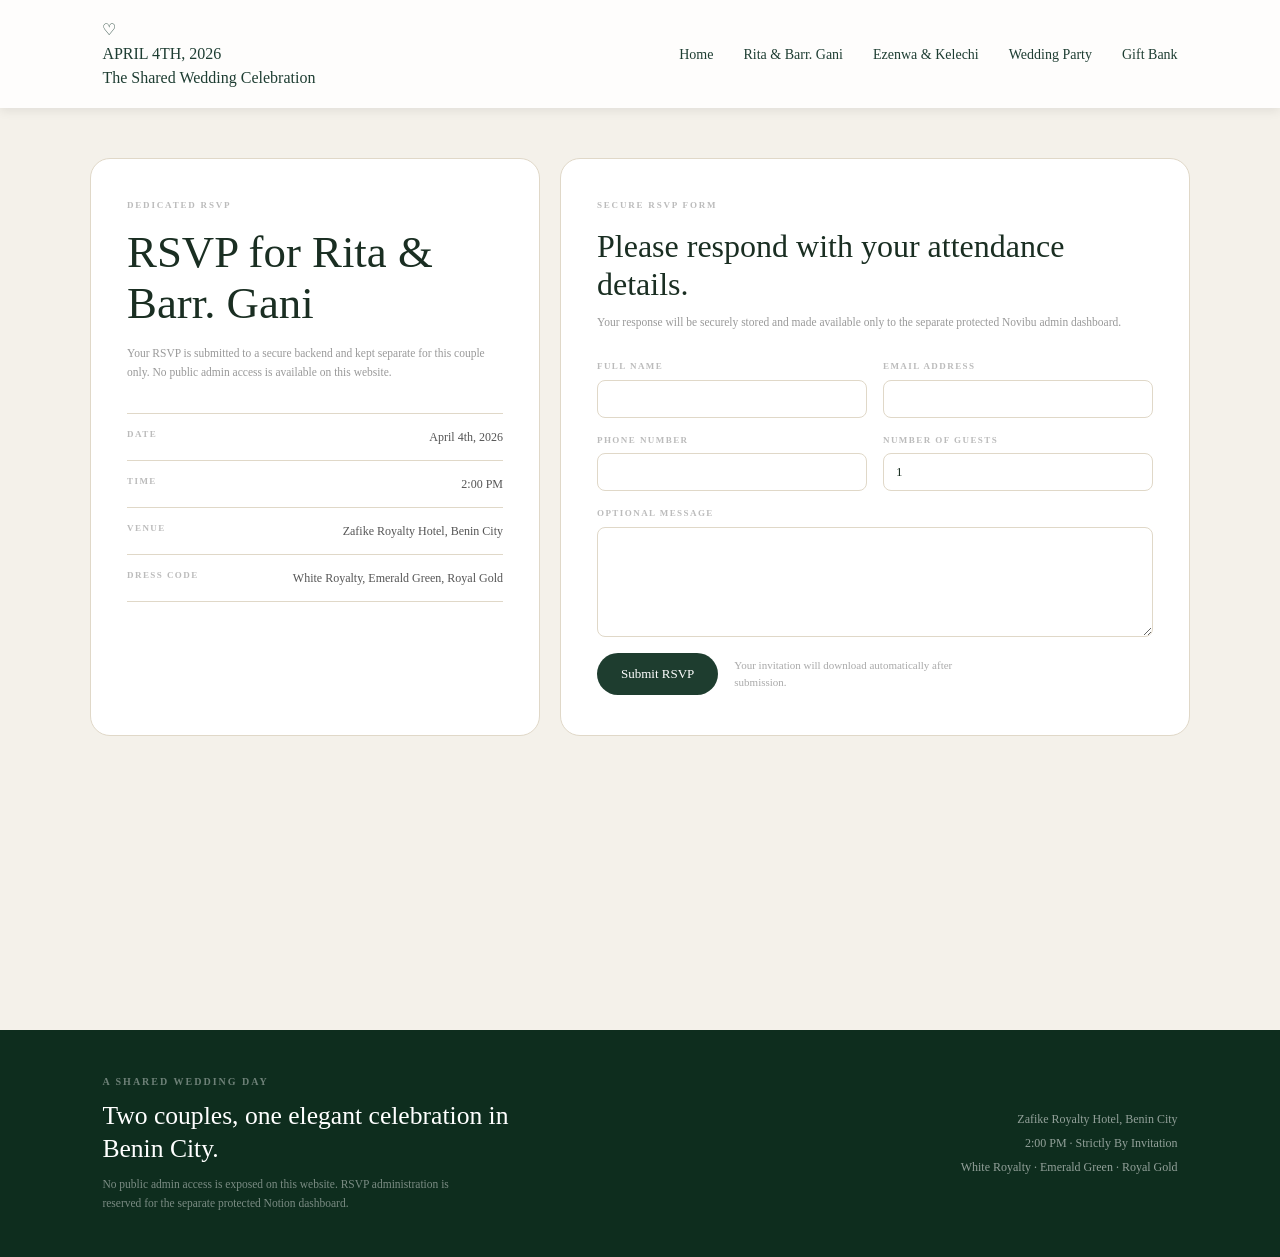
<file: rgrsvp.html>
<!DOCTYPE html>
<html lang="en">
<head>
<meta charset="UTF-8">
<meta name="viewport" content="width=device-width, initial-scale=1.0">
<title>Rita & Barr. Gani — The Shared Wedding Celebration</title>
  <link rel="icon" type="image/png" href="/images/favicon.png">
<link rel="stylesheet" href="rgrsvp.css">
</head>

<body>

<!-- NAV -->
<nav>
  <div class="nav-left">
    <div class="nav-icon">♡</div>
    <div class="nav-brand">
      <p class="nav-date">APRIL 4TH, 2026</p>
      <p class="nav-title">The Shared Wedding Celebration</p>
    </div>
  </div>

<div class="menu-btn" onclick="toggleMenu()">
  <span></span>
  <span></span>
  <span></span>
</div>

  <ul id="navMenu">
    <li><a href="index.html">Home</a></li>
    <li><a href="rita&gani.html">Rita & Barr. Gani</a></li>
    <li><a href="ezenwa&kelechi.html">Ezenwa & Kelechi</a></li>
    <li><a href="wedding-party.html">Wedding Party</a></li>
    <li><a href="gift-bank.html">Gift Bank</a></li>
  </ul>
</nav>

<br>
<br>

<section class="rsvp-section">
  <div class="rsvp-grid">

    <!-- LEFT CARD -->
    <div class="rsvp-info-card">
      <p class="rsvp-eyebrow">DEDICATED RSVP</p>
      <h1 class="rsvp-title">RSVP for Rita & Barr. Gani</h1>
      <p class="rsvp-desc">Your RSVP is submitted to a secure backend and kept separate for this couple only. No public admin access is available on this website.</p>

      <div class="rsvp-details">
        <div class="rsvp-detail-row">
          <p class="rsvp-detail-label">DATE</p>
          <p class="rsvp-detail-value">April 4th, 2026</p>
        </div>
        <div class="rsvp-detail-row">
          <p class="rsvp-detail-label">TIME</p>
          <p class="rsvp-detail-value">2:00 PM</p>
        </div>
        <div class="rsvp-detail-row">
          <p class="rsvp-detail-label">VENUE</p>
          <p class="rsvp-detail-value">Zafike Royalty Hotel, Benin City</p>
        </div>
        <div class="rsvp-detail-row">
          <p class="rsvp-detail-label">DRESS CODE</p>
          <p class="rsvp-detail-value">White Royalty, Emerald Green, Royal Gold</p>
        </div>
      </div>
    </div>

    <!-- RIGHT CARD -->
    <div class="rsvp-form-card">
      <p class="rsvp-eyebrow">SECURE RSVP FORM</p>
      <h2 class="rsvp-form-title">Please respond with your attendance details.</h2>
      <p class="rsvp-form-desc">Your response will be securely stored and made available only to the separate protected Novibu admin dashboard.</p>

      <form class="rsvp-form" action="https://api.web3forms.com/submit" method="POST" id="rsvpForm">

  <input type="hidden" name="access_key" value="919a1fe9-e0c3-45dc-84f9-74bf5010ef12">
  <input type="hidden" name="subject" value="New RSVP — Rita & Barr. Gani">
  <input type="hidden" name="from_name" value="Wedding RSVP">

  <div class="rsvp-form-row">
    <div class="rsvp-field">
      <label class="rsvp-label">FULL NAME</label>
      <input type="text" class="rsvp-input" name="Full Name" required>
    </div>
    <div class="rsvp-field">
      <label class="rsvp-label">EMAIL ADDRESS</label>
      <input type="email" class="rsvp-input" name="Email Address" required>
    </div>
  </div>

  <div class="rsvp-form-row">
    <div class="rsvp-field">
      <label class="rsvp-label">PHONE NUMBER</label>
      <input type="tel" class="rsvp-input" name="Phone Number">
    </div>
    <div class="rsvp-field">
      <label class="rsvp-label">NUMBER OF GUESTS</label>
      <input type="number" class="rsvp-input" name="Number of Guests" value="1" min="1">
    </div>
  </div>

  <div class="rsvp-field">
    <label class="rsvp-label">OPTIONAL MESSAGE</label>
    <textarea class="rsvp-textarea" name="Message"></textarea>
  </div>

  <div class="rsvp-submit-row">
  <button type="submit" class="rsvp-submit-btn">Submit RSVP</button>
  <p class="rsvp-submit-note">Your invitation will download automatically after submission.</p>
</div>

</form>
    </div>

  </div>
</section>

<br>
<br>
<br>
<br>
<br>
<br>
<br>
<br>
<br>
<br>
<br>
<!-- FOOTER -->
<footer>
  <div class="footer-inner">
    <div class="footer-left">
      <p class="footer-eyebrow">A SHARED WEDDING DAY</p>
      <h3 class="footer-title">Two couples, one elegant celebration in Benin City.</h3>
      <p class="footer-sub">No public admin access is exposed on this website. RSVP administration is reserved for the separate protected Notion dashboard.</p>
    </div>
    
    <div class="footer-right">
      <p>Zafike Royalty Hotel, Benin City</p>
      <p>2:00 PM · Strictly By Invitation</p>
      <p>White Royalty · Emerald Green · Royal Gold</p>
    </div>
  </div>
</footer>


<script>
function toggleMenu() {
  document.getElementById("navMenu").classList.toggle("active");
  document.querySelector(".menu-btn").classList.toggle("open");
}

document.getElementById("rsvpForm").addEventListener("submit", async function(e) {
  e.preventDefault();

  const form = e.target;
  const data = new FormData(form);

  try {
    const response = await fetch("https://api.web3forms.com/submit", {
      method: "POST",
      body: data
    });

    const result = await response.json();

    if (result.success) {
      // Trigger invitation download
      const link = document.createElement("a");
      link.href = "/images/invitation.png";
      link.download = "invitation.png";
      document.body.appendChild(link);
      link.click();
      document.body.removeChild(link);

      // Show success message
      form.innerHTML = `
        <div style="text-align:center; padding: 40px 20px;">
          <p style="font-size: 1.5rem; font-family: 'Cormorant Garamond', serif; color: #1a2e22; margin-bottom: 10px;">Thank you!</p>
          <p style="font-size: 13px; color: #888;">Your RSVP has been received. Your invitation is downloading.</p>
        </div>
      `;
    } else {
      alert("Something went wrong. Please try again.");
    }
  } catch (err) {
    alert("Submission failed. Please check your connection and try again.");
  }
});
</script>

</body>
</html>
</file>
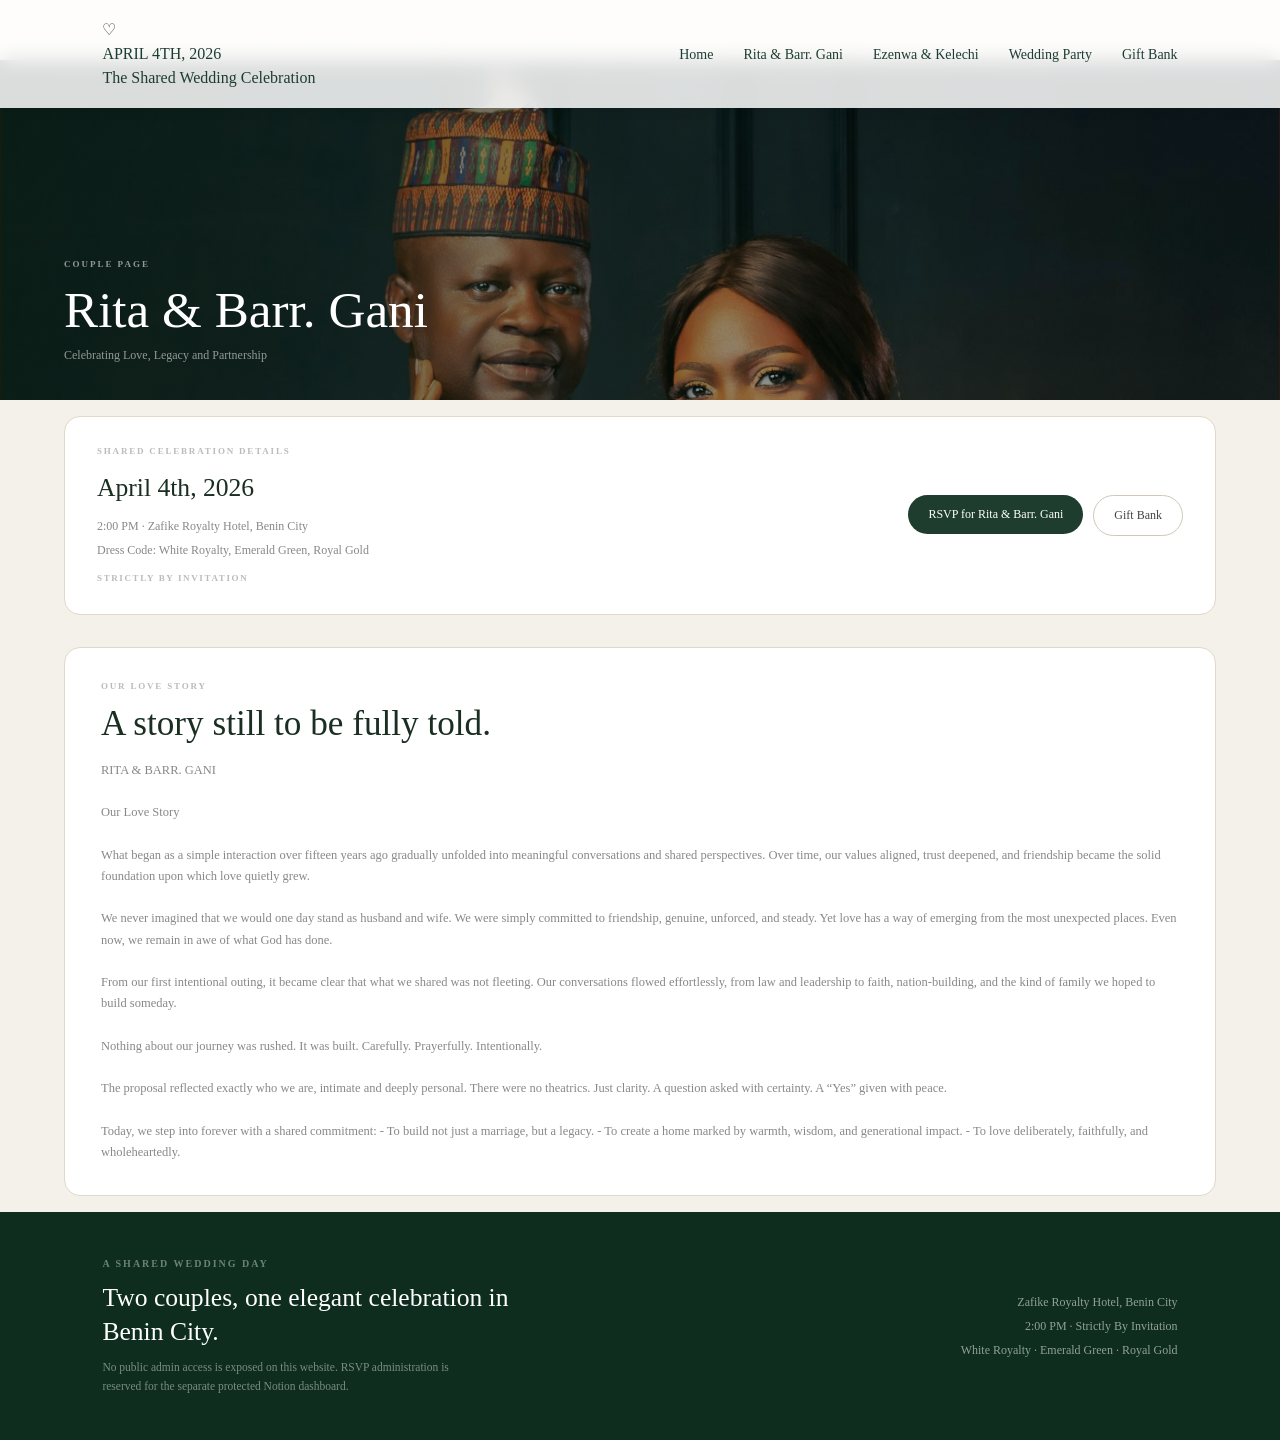
<file: rita&gani.html>
<!DOCTYPE html>
<html lang="en">
<head>
<meta charset="UTF-8">
<meta name="viewport" content="width=device-width, initial-scale=1.0">
<title>Rita & Barr. Gani — The Shared Wedding Celebration</title>
  <link rel="icon" type="image/png" href="/images/favicon.png">
<link rel="stylesheet" href="couple1.css">
</head>

<body>

<!-- NAV -->
<nav>
  <div class="nav-left">
    <div class="nav-icon">♡</div>
    <div class="nav-brand">
      <p class="nav-date">APRIL 4TH, 2026</p>
      <p class="nav-title">The Shared Wedding Celebration</p>
    </div>
  </div>

  
<div class="menu-btn" onclick="toggleMenu()">
  <span></span>
  <span></span>
  <span></span>
</div>

  <ul id="navMenu">
    <li><a href="index.html">Home</a></li>
    <li><a href="rita&gani.html">Rita & Barr. Gani</a></li>
    <li><a href="ezenwa&kelechi.html">Ezenwa & Kelechi</a></li>
    <li><a href="wedding-party.html">Wedding Party</a></li>
    <li><a href="gift-bank.html">Gift Bank</a></li>
  </ul>
</nav>

<!-- HERO -->
<section class="couple-hero">
  <div class="couple-hero-overlay"></div>
  <img src="/images/Rita & Gani.png" alt="Rita & Barr. Gani" class="couple-hero-img">
  <div class="couple-hero-text">
    <p class="couple-eyebrow">COUPLE PAGE</p>
    <h1 class="couple-hero-title">Rita & Barr. Gani</h1>
    <p class="couple-hero-desc">Celebrating Love, Legacy and Partnership</p>
  </div>
</section>

<!-- DETAILS CARD -->
<section class="couple-section">
  <div class="couple-details-card">
    <div class="cd-left">
      <p class="cd-eyebrow">SHARED CELEBRATION DETAILS</p>
      <h2 class="cd-date">April 4th, 2026</h2>
      <p class="cd-info">2:00 PM · Zafike Royalty Hotel, Benin City</p>
      <p class="cd-info">Dress Code: White Royalty, Emerald Green, Royal Gold</p>
      <p class="cd-notice">STRICTLY BY INVITATION</p>
    </div>
    <div class="cd-right">
      <a href="/rgrsvp.html"><button class="btn-dark">RSVP for Rita & Barr. Gani</button></a>
      <a href="/gift-bank.html">
      <button class="btn-ghost">Gift Bank</button></a>
    </div>
  </div>
</section>

<!-- LOVE STORY -->
<section class="couple-section">
  <div class="love-story-card">
    <p class="cd-eyebrow">OUR LOVE STORY</p>
    <h2 class="love-story-title">A story still to be fully told.</h2>
    <p class="love-story-text">
      RITA & BARR. GANI
<br>
<br>
Our Love Story
<br>
<br>
What began as a simple interaction over fifteen years ago gradually unfolded into meaningful conversations and shared perspectives. Over time, our values aligned, trust deepened, and friendship became the solid foundation upon which love quietly grew.
<br>
<br>
We never imagined that we would one day stand as husband and wife. We were simply committed to friendship, genuine, unforced, and steady. Yet love has a way of emerging from the most unexpected places. Even now, we remain in awe of what God has done.
<br>
<br>
From our first intentional outing, it became clear that what we shared was not fleeting. Our conversations flowed effortlessly, from law and leadership to faith, nation-building, and the kind of family we hoped to build someday.
<br>
<br>
Nothing about our journey was rushed. It was built. Carefully. Prayerfully. Intentionally.
<br>
<br>
The proposal reflected exactly who we are, intimate and deeply personal. There were no theatrics. Just clarity. A question asked with certainty. A “Yes” given with peace.
<br>
<br>
Today, we step into forever with a shared commitment:
- To build not just a marriage, but a legacy.
- To create a home marked by warmth, wisdom, and generational impact.
- To love deliberately, faithfully, and wholeheartedly.
    </p>
  </div>
</section>




<!-- FOOTER -->
<footer>
  <div class="footer-inner">
    <div class="footer-left">
      <p class="footer-eyebrow">A SHARED WEDDING DAY</p>
      <h3 class="footer-title">Two couples, one elegant celebration in Benin City.</h3>
      <p class="footer-sub">No public admin access is exposed on this website. RSVP administration is reserved for the separate protected Notion dashboard.</p>
    </div>
    
    <div class="footer-right">
      <p>Zafike Royalty Hotel, Benin City</p>
      <p>2:00 PM · Strictly By Invitation</p>
      <p>White Royalty · Emerald Green · Royal Gold</p>
    </div>
  </div>
</footer>


<script>
function toggleMenu() {
  document.getElementById("navMenu").classList.toggle("active");
  document.querySelector(".menu-btn").classList.toggle("open");
}
</script>

</body>
</html>
</file>
<file: style.css>
*{
margin:0;
padding:0;
box-sizing:border-box;
font-family: Georgia, serif;
}

a {
    text-decoration: none;
    color: #1e3d32;
}

@media (max-width: 768px) {

  .couple-buttons a {
    display: contents;
  }

}

.couple-buttons a {
  display: contents;
}

.btn-dark a {
  color: whitesmoke
}

body{
background:#f4f1ea;
color:#1e3d32;
line-height:1.5;
}

/* NAVBAR */

nav{
position:fixed;
top:0;
left:0;
width:100%;
display:flex;
justify-content:space-between;
align-items:center;
padding:18px 8%;
box-shadow:0 3px 10px rgba(0,0,0,0.08);
z-index:1000;
background: #ffffffd9;
backdrop-filter: blur(10px);
-webkit-backdrop-filter: blur(10px);
}

nav .logo{
font-weight:bold;
font-size:18px;
}

nav ul{
display:flex;
list-style:none;
gap:30px;
}

nav a{
text-decoration:none;
color:#1e3d32;
font-size:14px;
}

/* HERO */

.hero{
margin-top:90px;
padding:40px 8%;
}

.hero-card{
display:flex;
gap:30px;
background:#234733;
color:white;
border-radius:16px;
padding:40px;
flex-wrap:wrap;
}

.hero-card {
  display: grid;
  grid-template-columns: 1fr 1fr;
  align-items: center;
  max-width: 1200px;
  margin: 0 auto;
  position: relative;
  overflow: hidden;
  background-image: url("/images/IMG-20260321-WA0037.jpg.jpeg")!important;
  background-size: cover;
  background-position: center;
}

.hero-card::before {
  content: '';
  position: absolute;
  inset: 0;
  background: #14321e99;
}

.hero-text{
flex:1;
min-width:260px;
position: relative;
z-index: 1;
}

.hero-text h1{
font-size: 3em!important;
font-weight: thin;
margin-bottom:15px;
font-weight: 300;
font-family: 'Cormorant Garamond', serif;
}

.hero-buttons{
margin-top:20px;
display:flex;
gap:12px;
flex-wrap:wrap;
}

.btn{
padding:10px 20px;
border-radius:30px;
border:none;
font-size:14px;
cursor:pointer;
color: white;
background: #234733
}

.btn:hover{
background: rgb(191, 143, 54);
color:#234733;
}

.hero-info{
background:white;
color:#234733;
padding:20px;
border-radius:12px;
min-width:220px;
width: 100%;
position: relative;
z-index: 1;
}

.hero-info {
  background: rgba(248, 245, 238, 0.97);
  color: #1a2e22;
  padding: 28px 30px;
  border-radius: 14px;
  min-width: 260px;
  align-self: center;
  margin-left: auto;
}

.info-label {
  font-size: 10px;
  letter-spacing: 0.18em;
  text-transform: uppercase;
  color: #888;
  margin-bottom: 10px;
}

.info-date {
  font-family: 'Cormorant Garamond', serif;
  font-size: 28px;
  font-weight: 400;
  color: #1a2e22;
  margin-bottom: 10px;
}
.info-divider {
  border: none;
  border-top: 1px solid #c8a96a;
  margin-bottom: 14px;
}
.hero-info p {
  font-size: 13px;
  color: #4a4a4a;
  margin-bottom: 7px;
}

/* DETAILS */

.section{
padding:60px 8%;
text-align:center;
}

.section h2{
    font-size: 2em;
font-weight: 300;
font-family: 'Cormorant Garamond', serif;
}


.details-grid{
margin-top:40px;
display:grid;
grid-template-columns:repeat(auto-fit,minmax(180px,1fr));
gap:20px;
}

.detail-card{
border:1px solid #d2c6a6;
padding:25px;
border-radius:12px;
background:white;
}

/* COUNTDOWN */

.countdown{
margin-top:30px;
display:grid;
grid-template-columns:repeat(auto-fit,minmax(120px,1fr));
gap:20px;
}

.count-box{
border:1px solid #d2c6a6;
padding:20px;
border-radius:12px;
background:white;
font-size:22px;
}

.count-box {
  border: 1px solid #d2c6a6;
  padding: 20px;
  border-radius: 12px;
  background: white;
  font-size: 22px;
  display: flex;
  flex-direction: column;
  align-items: center;
}

.cd-label {
  font-size: 10px;
  letter-spacing: 0.15em;
  text-transform: uppercase;
  color: #999;
  margin-top: 6px;
  font-weight: 600;
}

/* FEATURE */

.feature {
  padding: 60px 8%;
  text-align: center;
  margin: auto;
  max-width: 70%;
}

.feature-header {
  margin-bottom: 40px;
}

.feature-eyebrow {
  font-size: 10px;
  letter-spacing: 0.2em;
  text-transform: uppercase;
  color: #999;
  font-weight: 600;
  margin-bottom: 12px;
}

.feature-title {
  font-family: 'Cormorant Garamond', serif;
  font-size: clamp(1.6rem, 3vw, 2.2rem);
  font-weight: 400;
  color: #1a2e22;
  line-height: 1.25;
  max-width: 420px;
  margin: 0 auto;
}

.feature-body {
  display: flex;
  align-items: center;
  gap: 32px;
  flex-wrap: wrap;
  text-align: left;
}

.feature-img img {
  max-width: 260px;
  height: 320px;
  object-fit: cover;
  border-radius: 14px;
  display: block;
}

.feature-card {
  border: 1px solid #d2c6a6;
  padding: 28px 30px;
  border-radius: 14px;
  background: white;
  flex: 1;
  min-width: 260px;
  max-width: 75%;
}

.ch-name {
  font-family: 'Cormorant Garamond', serif;
  font-size: 1.2rem;
  font-weight: 500;
  color: #1a2e22;
  margin-bottom: 4px;
}

.ch-role {
  font-size: 10px;
  letter-spacing: 0.16em;
  text-transform: uppercase;
  color: #aaa;
  font-weight: 600;
  margin-bottom: 14px;
}

.ch-text {
  font-size: 12.5px;
  color: #888;
  line-height: 1.7;
  margin-bottom: 20px;
  font-style: italic;
}

.btn-read {
  padding: 9px 18px;
  border-radius: 6px;
  border: 1px solid #c8b898;
  background: white;
  color: #3a3a3a;
  font-size: 12px;
  cursor: pointer;
  transition: all 0.2s;
}

.btn-read:hover {
  background: #f5f0e8;
}

/* COUPLES */
.couples {
  padding: 60px 8%;
}

.couples-eyebrow {
  font-size: 10px;
  letter-spacing: 0.2em;
  text-transform: uppercase;
  color: #999;
  font-weight: 600;
  margin-bottom: 12px;
}

.couples-title {
  font-family: 'Cormorant Garamond', serif;
  font-size: clamp(1.5rem, 3vw, 2rem);
  font-weight: 400;
  color: #1a2e22;
  max-width: 600px;
  line-height: 1.25;
  margin-bottom: 10px;
}

.couples-sub {
  font-size: 13px;
  color: #888;
  max-width: 500px;
  line-height: 1.6;
  margin-bottom: 32px;
}

.couple-grid {
  display: grid;
  grid-template-columns: repeat(auto-fit, minmax(280px, 1fr));
  gap: 20px;
}

.couple-card {
  background: white;
  border-radius: 24px;
  border: 1px solid #e0d8c8;
  overflow: hidden;
  transition: box-shadow 0.25s;
}

.couple-card:hover {
  box-shadow: 0 8px 32px rgba(0,0,0,0.09);
}

.couple-card img {
  width: 95%;
  margin: 15px auto;
  padding: auto;
  height: 320px;
  object-fit: cover;
  display: block;
  border-radius: 14px;
}

.couple-body {
  padding: 20px 22px 24px;
}

.couple-meta {
  display: flex;
  align-items: center;
  justify-content: space-between;
  margin-bottom: 10px;
}

.couple-num {
  font-size: 10px;
  letter-spacing: 0.16em;
  text-transform: uppercase;
  color: #aaa;
  font-weight: 600;
}

.editorial-badge {
  font-size: 10px;
  letter-spacing: 0.1em;
  text-transform: uppercase;
  color: #5a7a5c;
  border: 1px solid #c8d8c0;
  background: #f0f5f0;
  padding: 3px 10px;
  border-radius: 20px;
  font-weight: 500;
}

.couple-name {
  font-family: 'Cormorant Garamond', serif;
  font-size: 1.45rem;
  font-weight: 400;
  color: #1a2e22;
  margin-bottom: 6px;
}

.couple-desc {
  font-size: 12px;
  color: #999;
  margin-bottom: 18px;
  line-height: 1.5;
}

.couple-buttons {
  display: flex;
  gap: 10px;
  flex-wrap: non-wrap;
}

.btn-dark {
  padding: 14px 20px;
  border-radius: 30px;
  border: none;
  white-space: nowrap;
  background: #1e3d2f;
  color: white;
  font-size: 12px;
  cursor: pointer;
  transition: background 0.2s;
}

.btn-dark:hover {
  background: #c8a96a;
  color: #234733
}

.btn-ghost {
  padding: 14px 20px;
  border-radius: 30px;
  white-space: nowrap;
  border: 1px solid #d0c8b8;
  background: white;
  color: #444;
  font-size: 12px;
  cursor: pointer;
  transition: all 0.2s;
}

.btn-ghost:hover {
  border-color: #e3a427;
  color: #1e3d2f;
}

/* GIFT BANNER */
.gift-banner {
  padding: 20px 8%;
  margin-top: 10px;
}

.gift-banner-inner {
  background: #1e3d2f;
  border-radius: 16px;
  padding: 44px 48px;
  display: flex;
  align-items: center;
  justify-content: space-between;
  gap: 40px;
  flex-wrap: wrap;
}

.gift-banner-left {
  flex: 1;
  min-width: 260px;
}

.gift-eyebrow {
  font-size: 10px;
  letter-spacing: 0.2em;
  text-transform: uppercase;
  color: rgba(255,255,255,0.45);
  font-weight: 600;
  margin-bottom: 14px;
}

.gift-title {
  font-family: 'Cormorant Garamond', serif;
  font-size: clamp(1.4rem, 2.8vw, 2rem);
  font-weight: 400;
  color: #e8dfc8;
  line-height: 1.25;
  max-width: 520px;
  margin-bottom: 14px;
}

.gift-sub {
  font-size: 12px;
  color: rgba(255,255,255,0.5);
  max-width: 500px;
  line-height: 1.65;
}

.btn-gift {
  padding: 11px 22px;
  border-radius: 6px;
  border: 1px solid rgba(255,255,255,0.35);
  background: transparent;
  color: white;
  font-size: 12px;
  font-weight: 500;
  letter-spacing: 0.06em;
  cursor: pointer;
  white-space: nowrap;
  text-decoration: none;
  transition: all 0.2s;
}

.btn-gift:hover {
  background: rgba(255,255,255,0.1);
}

/* FOOTER */

footer {
  background: #0e2d1e;
  border-top: none;
  padding: 44px 8%;
  margin-top: 0;
}

.footer-eyebrow {
  font-size: 10px;
  letter-spacing: 0.2em;
  text-transform: uppercase;
  color: rgba(255,255,255,0.4);
  font-weight: 600;
  margin-bottom: 10px;
}

.footer-title {
  font-family: 'Cormorant Garamond', serif;
  font-size: clamp(1.2rem, 2.5vw, 1.6rem);
  font-weight: 400;
  color: white;
  margin-bottom: 10px;
  max-width: 420px;
  line-height: 1.3;
}

.footer-inner {
  display: grid;
  grid-template-columns: 1fr 1fr;
  align-items: center;
  max-width: 1200px;
  margin: 0 auto;
}

.footer-sub {
  font-size: 11.5px;
  color: rgba(255,255,255,0.45);
  max-width: 380px;
  line-height: 1.65;
}

.footer-right {
  text-align: right;
  font-size: 12px;
  color: rgba(255,255,255,0.55);
  line-height: 2;

}

.footer-right p {
  margin: 0;
}

/* RESPONSIVE NAV */
.menu-btn {
  display: none;
  font-size: 22px;
  cursor: pointer;
  width: 28px;
  height: 22px;
  flex-direction: column;
  justify-content: space-between;
  align-items: center;
}

.menu-btn span {
  display: block;
  width: 100%;
  height: 2px;
  background: #1e3d32;
  border-radius: 2px;
  transition: all 0.3s ease;
  transform-origin: center;
}

.menu-btn.open span:nth-child(1) {
  transform: translateY(10px) rotate(45deg);
}

.menu-btn.open span:nth-child(2) {
  opacity: 0;
}

.menu-btn.open span:nth-child(3) {
  transform: translateY(-10px) rotate(-45deg);
}

@media (max-width: 768px) {

  nav ul {
    display: none;
    flex-direction: column;
    position: absolute;
    top: 70px;
    right: 8%;
    background: white;
    padding: 20px;
    border-radius: 10px;
    box-shadow: 0 5px 20px rgba(0,0,0,0.1);
  }

  nav ul.active {
    display: flex;
  }

  .menu-btn {
    display: flex;
  }

  /* HERO */
  .hero-card {
    grid-template-columns: 1fr;
  }

  .hero-text h1 {
    font-size: 2rem;
  }

  .hero-info {
    margin-left: 0;
    width: 100%;
  }

  /* DETAILS */
  .details-grid {
    grid-template-columns: 1fr 1fr;
  }

  /* COUNTDOWN */
  .countdown {
    grid-template-columns: 1fr 1fr;
  }

  /* FEATURE */
  .feature {
    max-width: 100%;
    padding: 40px 6%;
  }

  .feature-body {
    flex-direction: column;
  }

  .feature-img img {
    width: 100%;
    height: 260px;
  }

  .feature-card {
    max-width: 100%;
  }

  /* COUPLES */
  .couple-grid {
    grid-template-columns: 1fr;
  }

  .couple-buttons {
    flex-direction: column;
  }

  .btn-dark {
    text-align: center;
  }

  /* GIFT BANNER */
  .gift-banner-inner {
    flex-direction: column;
    padding: 32px 24px;
    text-align: center;
  }

  .btn-gift {
    width: 100%;
    text-align: center;
  }

  /* FOOTER */
  .footer-inner {
    grid-template-columns: 1fr;
    gap: 28px;
  }

  .footer-right {
    text-align: left;
  }

}

@media (max-width: 480px) {

  .details-grid {
    grid-template-columns: 1fr;
  }

  .countdown {
    grid-template-columns: 1fr 1fr;
  }

  .hero-buttons {
    flex-direction: column;
  }

  .btn {
    text-align: center;
  }

  .gift-banner-inner {
    padding: 24px 18px;
  }

}

.ch-full {
  white-space: pre-line;
}
</file>
<file: rgrsvp.css>
*{
margin:0;
padding:0;
box-sizing:border-box;
font-family: Georgia, serif;
}

a {
    text-decoration: none;
    color: #1e3d32;
}

body{
background:#f4f1ea;
color:#1e3d32;
line-height:1.5;
}

/* NAVBAR */

nav{
position:fixed;
top:0;
left:0;
width:100%;
display:flex;
justify-content:space-between;
align-items:center;
padding:18px 8%;
box-shadow:0 3px 10px rgba(0,0,0,0.08);
z-index:1000;
background: #ffffffd9;
backdrop-filter: blur(10px);
-webkit-backdrop-filter: blur(10px);
}

nav .logo{
font-weight:bold;
font-size:18px;
}

.menu-btn {
  display: none;
  cursor: pointer;
  width: 28px;
  height: 22px;
  flex-direction: column;
  justify-content: space-between;
  align-items: center;
}

.menu-btn span {
  display: block;
  width: 100%;
  height: 2px;
  background: #1e3d32;
  border-radius: 2px;
  transition: all 0.3s ease;
  transform-origin: center;
}

.menu-btn.open span:nth-child(1) {
  transform: translateY(10px) rotate(45deg);
}

.menu-btn.open span:nth-child(2) {
  opacity: 0;
}

.menu-btn.open span:nth-child(3) {
  transform: translateY(-10px) rotate(-45deg);
}

nav ul{
display:flex;
list-style:none;
gap:30px;
}

nav a{
text-decoration:none;
color:#1e3d32;
font-size:14px;
}


.rsvp-section {
  padding: 30px 5%;
  margin-top: 80px;
}

.rsvp-grid {
  display: grid;
  grid-template-columns: 1fr 1.4fr;
  gap: 20px;
  max-width: 1100px;
  margin: 0 auto;
}

.rsvp-info-card,
.rsvp-form-card {
  border: 1px solid #e0d8c8;
  border-radius: 20px;
  padding: 40px 36px;
  background: white;
}

.rsvp-eyebrow {
  font-size: 9px;
  letter-spacing: 0.2em;
  text-transform: uppercase;
  color: #bbb;
  font-weight: 600;
  margin-bottom: 14px;
}

.rsvp-title {
  font-family: 'Cormorant Garamond', serif;
  font-size: clamp(2rem, 3.5vw, 2.8rem);
  font-weight: 400;
  color: #1a2e22;
  line-height: 1.15;
  margin-bottom: 14px;
}

.rsvp-desc {
  font-size: 11.5px;
  color: #999;
  line-height: 1.65;
  margin-bottom: 32px;
}

.rsvp-details {
  border-top: 1px solid #e0d8c8;
}

.rsvp-detail-row {
  display: flex;
  justify-content: space-between;
  align-items: flex-start;
  padding: 14px 0;
  border-bottom: 1px solid #e0d8c8;
  gap: 20px;
}

.rsvp-detail-label {
  font-size: 9px;
  letter-spacing: 0.16em;
  text-transform: uppercase;
  color: #bbb;
  font-weight: 600;
  flex-shrink: 0;
}

.rsvp-detail-value {
  font-size: 12px;
  color: #555;
  text-align: right;
  line-height: 1.5;
}

.rsvp-form-title {
  font-family: 'Cormorant Garamond', serif;
  font-size: clamp(1.6rem, 2.5vw, 2.2rem);
  font-weight: 400;
  color: #1a2e22;
  line-height: 1.2;
  margin-bottom: 10px;
}

.rsvp-form-desc {
  font-size: 11.5px;
  color: #999;
  line-height: 1.65;
  margin-bottom: 28px;
}

.rsvp-form {
  display: flex;
  flex-direction: column;
  gap: 16px;
}

.rsvp-form-row {
  display: grid;
  grid-template-columns: 1fr 1fr;
  gap: 16px;
}

.rsvp-field {
  display: flex;
  flex-direction: column;
  gap: 6px;
}

.rsvp-label {
  font-size: 9px;
  letter-spacing: 0.16em;
  text-transform: uppercase;
  color: #bbb;
  font-weight: 600;
}

.rsvp-input {
  border: 1px solid #e0d8c8;
  border-radius: 8px;
  padding: 10px 12px;
  font-size: 13px;
  color: #1a2e22;
  background: white;
  outline: none;
  font-family: Georgia, serif;
}

.rsvp-input:focus {
  border-color: #5a7a5c;
}

.rsvp-textarea {
  border: 1px solid #e0d8c8;
  border-radius: 8px;
  padding: 10px 12px;
  font-size: 13px;
  color: #1a2e22;
  background: white;
  outline: none;
  font-family: Georgia, serif;
  height: 110px;
  resize: vertical;
}

.rsvp-textarea:focus {
  border-color: #5a7a5c;
}

.rsvp-submit-row {
  display: flex;
  align-items: center;
  gap: 16px;
  flex-wrap: wrap;
}

.rsvp-submit-btn {
  background: #1e3d2f;
  color: white;
  border: none;
  border-radius: 30px;
  padding: 13px 24px;
  font-size: 13px;
  font-family: Georgia, serif;
  cursor: pointer;
  white-space: nowrap;
}

.rsvp-submit-btn:hover {
  background: #162e23;
}

.rsvp-submit-note {
  font-size: 11px;
  color: #aaa;
  line-height: 1.5;
  max-width: 260px;
}

@media (max-width: 768px) {
  .rsvp-grid {
    grid-template-columns: 1fr;
  }

  .rsvp-form-row {
    grid-template-columns: 1fr;
  }

  .rsvp-submit-row {
    flex-direction: column;
    align-items: flex-start;
  }
}

/* FOOTER */

footer {
  background: #0e2d1e;
  border-top: none;
  padding: 44px 8%;
  margin-top: 0;
}

.footer-eyebrow {
  font-size: 10px;
  letter-spacing: 0.2em;
  text-transform: uppercase;
  color: rgba(255,255,255,0.4);
  font-weight: 600;
  margin-bottom: 10px;
}

.footer-title {
  font-family: 'Cormorant Garamond', serif;
  font-size: clamp(1.2rem, 2.5vw, 1.6rem);
  font-weight: 400;
  color: white;
  margin-bottom: 10px;
  max-width: 420px;
  line-height: 1.3;
}

.footer-inner {
  display: grid;
  grid-template-columns: 1fr 1fr;
  align-items: center;
  max-width: 1200px;
  margin: 0 auto;
}

.footer-sub {
  font-size: 11.5px;
  color: rgba(255,255,255,0.45);
  max-width: 380px;
  line-height: 1.65;
}

.footer-right {
  text-align: right;
  font-size: 12px;
  color: rgba(255,255,255,0.55);
  line-height: 2;

}

.footer-right p {
  margin: 0;
}

.menu-btn {
  display: none;
}

@media (max-width: 768px) {

  .menu-btn {
    display: flex;
  }

  nav ul {
    display: none;
    flex-direction: column;
    position: absolute;
    top: 70px;
    right: 5%;
    background: white;
    padding: 20px;
    border-radius: 10px;
    box-shadow: 0 5px 20px rgba(0,0,0,0.1);
  }

  nav ul.active {
    display: flex;
  }

  .footer-inner {
    grid-template-columns: 1fr;
    gap: 24px;
  }

  .footer-right {
    text-align: left;
  }

}
</file>
<file: couple2.css>
*{
margin:0;
padding:0;
box-sizing:border-box;
font-family: Georgia, serif;
}

a {
    text-decoration: none;
    color: #1e3d32;
}

body{
background:#f4f1ea;
color:#1e3d32;
line-height:1.5;
}

.menu-btn {
  display: none;
  cursor: pointer;
  width: 28px;
  height: 22px;
  flex-direction: column;
  justify-content: space-between;
  align-items: center;
}

.menu-btn span {
  display: block;
  width: 100%;
  height: 2px;
  background: #1e3d32;
  border-radius: 2px;
  transition: all 0.3s ease;
  transform-origin: center;
}

.menu-btn.open span:nth-child(1) {
  transform: translateY(10px) rotate(45deg);
}

.menu-btn.open span:nth-child(2) {
  opacity: 0;
}

.menu-btn.open span:nth-child(3) {
  transform: translateY(-10px) rotate(-45deg);
}

/* NAVBAR */

nav{
position:fixed;
top:0;
left:0;
width:100%;
display:flex;
justify-content:space-between;
align-items:center;
padding:18px 8%;
box-shadow:0 3px 10px rgba(0,0,0,0.08);
z-index:1000;
background: #ffffffd9;
backdrop-filter: blur(10px);
-webkit-backdrop-filter: blur(10px);
}

nav .logo{
font-weight:bold;
font-size:18px;
}

.menu-btn {
  cursor: pointer;
}

nav ul{
display:flex;
list-style:none;
gap:30px;
}

nav a{
text-decoration:none;
color:#1e3d32;
font-size:14px;
}

/* HERO */
.couple-hero {
  position: relative;
  height: 340px;
  overflow: hidden;
  margin-top: 60px;
}

.couple-hero-img {
  width: 100%;
  height: 100%;
  object-fit: cover;
  object-position: center top;
  display: block;
}

.couple-hero-overlay {
  position: absolute;
  inset: 0;
  background: linear-gradient(to right, rgba(10, 30, 15, 0.65) 0%, rgba(10,30,15,0.15) 100%);
  z-index: 1;
}

.couple-hero-text {
  position: absolute;
  bottom: 36px;
  left: 5%;
  z-index: 2;
  color: white;
}

.couple-eyebrow {
  font-size: 9px;
  letter-spacing: 0.22em;
  text-transform: uppercase;
  color: rgba(255,255,255,0.55);
  font-weight: 600;
  margin-bottom: 10px;
}

.couple-hero-title {
  font-family: 'Cormorant Garamond', serif;
  font-size: 3.2rem;
  font-weight: 300;
  line-height: 1.1;
  margin-bottom: 8px;
}

.couple-hero-desc {
  font-size: 12px;
  color: rgba(255,255,255,0.55);
}

/* DETAILS CARD */
.couple-section {
  padding: 16px 5%;
}

.couple-details-card {
  border: 1px solid #e0d8c8;
  border-radius: 16px;
  background: white;
  padding: 28px 32px;
  display: flex;
  align-items: center;
  justify-content: space-between;
  gap: 24px;
}

.cd-eyebrow {
  font-size: 9px;
  letter-spacing: 0.2em;
  text-transform: uppercase;
  color: #bbb;
  font-weight: 600;
  margin-bottom: 10px;
}

.cd-date {
  font-family: 'Cormorant Garamond', serif;
  font-size: 1.6rem;
  font-weight: 400;
  color: #1a2e22;
  margin-bottom: 10px;
}

.cd-info {
  font-size: 12px;
  color: #888;
  margin-bottom: 5px;
  line-height: 1.6;
}

.cd-notice {
  font-size: 9px;
  letter-spacing: 0.18em;
  text-transform: uppercase;
  color: #bbb;
  font-weight: 600;
  margin-top: 12px;
}

.cd-right {
  display: flex;
  gap: 10px;
  flex-shrink: 0;
}

.btn-dark {
  padding: 12px 20px;
  border-radius: 30px;
  border: none;
  background: #1e3d2f;
  color: white;
  font-size: 12px;
  cursor: pointer;
  white-space: nowrap;
  transition: background 0.2s;
}

.btn-dark:hover {
  background: #2a5a40;
}

.btn-ghost {
  padding: 12px 20px;
  border-radius: 30px;
  border: 1px solid #d0c8b8;
  background: white;
  color: #444;
  font-size: 12px;
  cursor: pointer;
  white-space: nowrap;
  transition: all 0.2s;
}

.btn-ghost:hover {
  border-color: #1e3d2f;
  color: #1e3d2f;
}

.love-story-card {
  border: 1px solid #e0d8c8;
  border-radius: 16px;
  background: white;
  padding: 32px 36px;
}

.love-story-title {
  font-family: 'Cormorant Garamond', serif;
  font-size: 2.2rem;
  font-weight: 300;
  color: #1a2e22;
  margin-bottom: 14px;
  line-height: 1.2;
}

.love-story-text {
  font-size: 12.5px;
  color: #888;
  line-height: 1.7;
}

.rsvp-icon {
  width: 38px;
  height: 38px;
  border: 1px solid #e0d8c8;
  border-radius: 50%;
  display: flex;
  align-items: center;
  justify-content: center;
  background: white;
}

.bridal-section {
  padding: 40px 5%;
}

.bridal-title {
  font-family: 'Cormorant Garamond', serif;
  font-size: clamp(1.4rem, 2.8vw, 2rem);
  font-weight: 300;
  color: #1a2e22;
  max-width: 580px;
  line-height: 1.25;
  margin-bottom: 8px;
  margin-top: 10px;
}

.bridal-sub {
  font-size: 12px;
  color: #999;
  margin-bottom: 32px;
}

.bridal-grid {
  display: grid;
  grid-template-columns: repeat(4, 1fr);
  gap: 16px;
  align-items: end;
}

.bridal-card {
  display: flex;
  flex-direction: column;
  gap: 10px;
}

.bridal-card img {
  width: 100%;
  height: 260px;
  object-fit: cover;
  object-position: center top;
  border-radius: 14px;
  display: block;
}

.bridal-name-tag {
  background: white;
  border: 1px solid #e0d8c8;
  border-radius: 10px;
  padding: 10px 14px;
  display: flex;
  align-items: center;
  gap: 10px;
}

.bridal-icon {
  width: 28px;
  height: 28px;
  border: 1px solid #e0d8c8;
  border-radius: 50%;
  display: flex;
  align-items: center;
  justify-content: center;
  flex-shrink: 0;
  background: #f8f5f0;
}

.bridal-name-tag p {
  font-size: 11px;
  color: #888;
  line-height: 1.4;
}

.gallery-section {
  padding: 40px 5%;
}

.gallery-title {
  font-family: 'Cormorant Garamond', serif;
  font-size: clamp(1.4rem, 2.8vw, 2rem);
  font-weight: 300;
  color: #1a2e22;
  max-width: 580px;
  line-height: 1.25;
  margin-bottom: 8px;
  margin-top: 10px;
}

.gallery-sub {
  font-size: 12px;
  color: #999;
  max-width: 420px;
  line-height: 1.6;
  margin-bottom: 28px;
}

.gallery-grid {
  display: grid;
  grid-template-columns: 1.1fr 1fr 1fr;
  gap: 12px;
  align-items: start;
}

.gallery-col-left,
.gallery-col-mid,
.gallery-col-right {
  display: flex;
  flex-direction: column;
  gap: 12px;
}

.gallery-img {
  width: 100%;
  object-fit: cover;
  border-radius: 14px;
  display: block;
}

.gallery-tall {
  height: 300px;
}

.gallery-small {
  height: 180px;
}

.gallery-mid-tall {
  height: 260px;
}


/* FOOTER */

footer {
  background: #0e2d1e;
  border-top: none;
  padding: 44px 8%;
  margin-top: 0;
}

.footer-eyebrow {
  font-size: 10px;
  letter-spacing: 0.2em;
  text-transform: uppercase;
  color: rgba(255,255,255,0.4);
  font-weight: 600;
  margin-bottom: 10px;
}

.footer-title {
  font-family: 'Cormorant Garamond', serif;
  font-size: clamp(1.2rem, 2.5vw, 1.6rem);
  font-weight: 400;
  color: white;
  margin-bottom: 10px;
  max-width: 420px;
  line-height: 1.3;
}

.footer-inner {
  display: grid;
  grid-template-columns: 1fr 1fr;
  align-items: center;
  max-width: 1200px;
  margin: 0 auto;
}

.footer-sub {
  font-size: 11.5px;
  color: rgba(255,255,255,0.45);
  max-width: 380px;
  line-height: 1.65;
}

.footer-right {
  text-align: right;
  font-size: 12px;
  color: rgba(255,255,255,0.55);
  line-height: 2;

}

.footer-right p {
  margin: 0;
}

/* RESPONSIVE */
@media (max-width: 768px) {

  /* NAV */
  nav ul {
    display: none;
    flex-direction: column;
    position: absolute;
    top: 70px;
    right: 5%;
    background: white;
    padding: 20px;
    border-radius: 10px;
    box-shadow: 0 5px 20px rgba(0,0,0,0.1);
  }

  nav ul.active {
    display: flex;
  }

  .menu-btn {
    display: flex;
  }

  /* HERO */
  .couple-hero {
    height: 260px;
  }

  .couple-hero-title {
    font-size: 2rem;
  }

  /* DETAILS CARD */
  .couple-details-card {
    flex-direction: column;
    align-items: flex-start;
  }

  .cd-right {
    width: 100%;
    flex-wrap: nowrap;
  }

  .btn-dark, .btn-ghost {
    flex: 1;
    text-align: center;
  }

  /* BRIDAL GRID */
  .bridal-grid {
    grid-template-columns: 1fr 1fr;
  }

  /* GALLERY */
  .gallery-grid {
    grid-template-columns: 1fr;
  }

  .gallery-col-left,
  .gallery-col-mid,
  .gallery-col-right {
    flex-direction: row;
    flex-wrap: wrap;
  }

  .gallery-img {
    flex: 1;
    min-width: 140px;
  }

  .gallery-tall,
  .gallery-mid-tall,
  .gallery-small {
    height: 160px;
  }

  /* FOOTER */
  .footer-inner {
    grid-template-columns: 1fr;
    gap: 24px;
  }

  .footer-right {
    text-align: left;
  }

}

@media (max-width: 480px) {

  .bridal-grid {
    grid-template-columns: 1fr;
  }

  .cd-right {
    flex-direction: column;
  }

  .btn-dark, .btn-ghost {
    text-align: center;
  }

  .couple-hero-title {
    font-size: 1.6rem;
  }

  nav {
    padding: 14px 5%;
  }

}
</file>
<file: gift.css>
*{
margin:0;
padding:0;
box-sizing:border-box;
font-family: Georgia, serif;
}

a {
    text-decoration: none;
    color: #1e3d32;
}

body{
background:#f4f1ea;
color:#1e3d32;
line-height:1.5;
}

/* NAVBAR */

nav{
position:fixed;
top:0;
left:0;
width:100%;
display:flex;
justify-content:space-between;
align-items:center;
padding:18px 8%;
box-shadow:0 3px 10px rgba(0,0,0,0.08);
z-index:1000;
background: #ffffffd9;
backdrop-filter: blur(10px);
-webkit-backdrop-filter: blur(10px);
}

nav .logo{
font-weight:bold;
font-size:18px;
}

.menu-btn {
  display: none;
  cursor: pointer;
  width: 28px;
  height: 22px;
  flex-direction: column;
  justify-content: space-between;
  align-items: center;
}

.menu-btn span {
  display: block;
  width: 100%;
  height: 2px;
  background: #1e3d32;
  border-radius: 2px;
  transition: all 0.3s ease;
  transform-origin: center;
}

.menu-btn.open span:nth-child(1) {
  transform: translateY(10px) rotate(45deg);
}

.menu-btn.open span:nth-child(2) {
  opacity: 0;
}

.menu-btn.open span:nth-child(3) {
  transform: translateY(-10px) rotate(-45deg);
}

nav ul{
display:flex;
list-style:none;
gap:30px;
}

nav a{
text-decoration:none;
color:#1e3d32;
font-size:14px;
}

/*gift section*/
.gift-hero-section {
  padding: 30em 5%;
  margin-top: 8em!important;
}

.gift-hero-card {
  border: 1px solid #e0d8c8;
  border-radius: 20px;
  padding: 52px;
  background: radial-gradient(ellipse at 60% 50%, #e8e4c8 0%, #f4f1ea 55%);
  display: flex;
  align-items: center;
  justify-content: space-between;
  gap: 40px;
}

.gift-hero-left {
  flex: 1;
  max-width: 480px;
}

.gift-hero-title {
  font-family: 'Cormorant Garamond', serif;
  font-size: clamp(2rem, 4vw, 3rem);
  font-weight: 400;
  color: #1a2e22;
  line-height: 1.1;
  margin-top: 12px;
  margin-bottom: 18px;
}

.gift-hero-sub {
  font-size: 13px;
  color: #5a6a5a;
  line-height: 1.7;
  max-width: 420px;
}

.gift-hero-right {
  flex-shrink: 0;
  width: 300px;
}

.gift-notice-card {
  background: rgba(255,255,255,0.85);
  border: 1px solid #e0d8c8;
  border-radius: 16px;
  padding: 24px 26px;
}

.gift-notice-icon {
  width: 34px;
  height: 34px;
  border: 1px solid #e0d8c8;
  border-radius: 50%;
  display: flex;
  align-items: center;
  justify-content: center;
  background: white;
  margin-bottom: 14px;
}

.gift-notice-title {
  font-family: 'Cormorant Garamond', serif;
  font-size: 1.3rem;
  font-weight: 500;
  color: #1a2e22;
  margin-bottom: 10px;
}

.gift-notice-text {
  font-size: 12px;
  color: #888;
  line-height: 1.65;
  margin-bottom: 16px;
}

.gift-notice-signed {
  font-size: 9px;
  letter-spacing: 0.14em;
  text-transform: uppercase;
  color: #aaa;
  font-weight: 600;
  line-height: 1.6;
}

.gift-hero-section {
  padding: 30px 5%;
  margin-top: 60px;
}

.gift-hero-card {
  border: 1px solid #e0d8c8;
  border-radius: 20px;
  padding: 52px;
  background: radial-gradient(ellipse at 60% 50%, #e8e4c8 0%, #f4f1ea 55%);
  display: flex;
  align-items: center;
  justify-content: space-between;
  gap: 40px;
}

.gift-hero-left {
  flex: 1;
  max-width: 480px;
}

.gift-hero-title {
  font-family: 'Cormorant Garamond', serif;
  font-size: clamp(2rem, 4vw, 3rem);
  font-weight: 400;
  color: #1a2e22;
  line-height: 1.1;
  margin-top: 12px;
  margin-bottom: 18px;
}

.gift-hero-sub {
  font-size: 13px;
  color: #5a6a5a;
  line-height: 1.7;
  max-width: 420px;
}

.gift-hero-right {
  flex-shrink: 0;
  width: 300px;
}

.gift-notice-card {
  background: rgba(255,255,255,0.85);
  border: 1px solid #e0d8c8;
  border-radius: 16px;
  padding: 24px 26px;
}

.gift-notice-icon {
  width: 34px;
  height: 34px;
  border: 1px solid #e0d8c8;
  border-radius: 50%;
  display: flex;
  align-items: center;
  justify-content: center;
  background: white;
  margin-bottom: 14px;
}

.gift-notice-title {
  font-family: 'Cormorant Garamond', serif;
  font-size: 1.3rem;
  font-weight: 500;
  color: #1a2e22;
  margin-bottom: 10px;
}

.gift-notice-text {
  font-size: 12px;
  color: #888;
  line-height: 1.65;
  margin-bottom: 16px;
}

.gift-notice-signed {
  font-size: 9px;
  letter-spacing: 0.14em;
  text-transform: uppercase;
  color: #aaa;
  font-weight: 600;
  line-height: 1.6;
}

.gift-categories-section {
  padding: 40px 5%;
}

.gift-cat-title {
  font-family: 'Cormorant Garamond', serif;
  font-size: clamp(1.6rem, 3vw, 2.2rem);
  font-weight: 400;
  color: #1a2e22;
  margin-top: 10px;
  margin-bottom: 10px;
  line-height: 1.2;
  max-width: 620px;
}

.gift-cat-sub {
  font-size: 12.5px;
  color: #888;
  max-width: 460px;
  line-height: 1.65;
}

.gift-cat-divider {
  border: none;
  border-top: 1px solid #e0d8c8;
  margin: 36px 0 24px;
}

.gift-cat-label {
  font-size: 9px;
  letter-spacing: 0.2em;
  text-transform: uppercase;
  color: #bbb;
  font-weight: 600;
  margin-bottom: 8px;
}

.gift-cat-name {
  font-family: 'Cormorant Garamond', serif;
  font-size: 1.7rem;
  font-weight: 400;
  color: #1a2e22;
  margin-bottom: 20px;
}

.gift-items-grid {
  display: grid;
  grid-template-columns: 1fr 1fr;
  gap: 16px;
}

.gift-item-card {
  border: 1px solid #e0d8c8;
  border-radius: 16px;
  padding: 24px 26px;
  background: white;
}

.gift-item-icon {
  width: 34px;
  height: 34px;
  border: 1px solid #e0d8c8;
  border-radius: 50%;
  display: flex;
  align-items: center;
  justify-content: center;
  background: #f8f5f0;
  margin-bottom: 18px;
}

.gift-field-label {
  font-size: 9px;
  letter-spacing: 0.16em;
  text-transform: uppercase;
  color: #bbb;
  font-weight: 600;
  margin-bottom: 4px;
  margin-top: 12px;
}

.gift-field-value {
  font-size: 12.5px;
  color: #555;
  line-height: 1.5;
}.gift-categories-section {
  padding: 40px 5%;
}

.gift-cat-title {
  font-family: 'Cormorant Garamond', serif;
  font-size: clamp(1.6rem, 3vw, 2.2rem);
  font-weight: 400;
  color: #1a2e22;
  margin-top: 10px;
  margin-bottom: 10px;
  line-height: 1.2;
  max-width: 620px;
}

.gift-cat-sub {
  font-size: 12.5px;
  color: #888;
  max-width: 460px;
  line-height: 1.65;
}

.gift-cat-divider {
  border: none;
  border-top: 1px solid #e0d8c8;
  margin: 36px 0 24px;
}

.gift-cat-label {
  font-size: 9px;
  letter-spacing: 0.2em;
  text-transform: uppercase;
  color: #bbb;
  font-weight: 600;
  margin-bottom: 8px;
}

.gift-cat-name {
  font-family: 'Cormorant Garamond', serif;
  font-size: 1.7rem;
  font-weight: 400;
  color: #1a2e22;
  margin-bottom: 20px;
}

.gift-items-grid {
  display: grid;
  grid-template-columns: 1fr 1fr;
  gap: 16px;
}

.gift-item-card {
  border: 1px solid #e0d8c8;
  border-radius: 16px;
  padding: 24px 26px;
  background: white;
}

.gift-item-icon {
  width: 34px;
  height: 34px;
  border: 1px solid #e0d8c8;
  border-radius: 50%;
  display: flex;
  align-items: center;
  justify-content: center;
  background: #f8f5f0;
  margin-bottom: 18px;
}

.gift-field-label {
  font-size: 9px;
  letter-spacing: 0.16em;
  text-transform: uppercase;
  color: #bbb;
  font-weight: 600;
  margin-bottom: 4px;
  margin-top: 12px;
}

.gift-field-value {
  font-size: 12.5px;
  color: #555;
  line-height: 1.5;
}

/*bank section*/

.bank-section {
  padding: 40px 5%;
}

.bank-title {
  font-family: 'Cormorant Garamond', serif;
  font-size: clamp(1.6rem, 3vw, 2.2rem);
  font-weight: 400;
  color: #1a2e22;
  margin-top: 10px;
  margin-bottom: 10px;
  line-height: 1.2;
  max-width: 620px;
}

.bank-sub {
  font-size: 12.5px;
  color: #888;
  max-width: 460px;
  line-height: 1.65;
  margin-bottom: 32px;
}

.bank-grid {
  display: grid;
  grid-template-columns: 1fr 1fr;
  gap: 16px;
}

.bank-card {
  border: 1px solid #e0d8c8;
  border-radius: 16px;
  padding: 24px 26px;
  background: white;
}

.bank-couple-label {
  font-size: 9px;
  letter-spacing: 0.16em;
  text-transform: uppercase;
  color: #bbb;
  font-weight: 600;
  margin-top: 16px;
  margin-bottom: 6px;
}

.bank-card-title {
  font-family: 'Cormorant Garamond', serif;
  font-size: 1.4rem;
  font-weight: 400;
  color: #1a2e22;
  margin-bottom: 12px;
}

.bank-placeholder {
  font-size: 12px;
  color: #aaa;
  font-style: italic;
  line-height: 1.5;
}


  /* FOOTER */

footer {
  background: #0e2d1e;
  border-top: none;
  padding: 44px 8%;
  margin-top: 0;
}

.footer-eyebrow {
  font-size: 10px;
  letter-spacing: 0.2em;
  text-transform: uppercase;
  color: rgba(255,255,255,0.4);
  font-weight: 600;
  margin-bottom: 10px;
}

.footer-title {
  font-family: 'Cormorant Garamond', serif;
  font-size: clamp(1.2rem, 2.5vw, 1.6rem);
  font-weight: 400;
  color: white;
  margin-bottom: 10px;
  max-width: 420px;
  line-height: 1.3;
}

.footer-inner {
  display: grid;
  grid-template-columns: 1fr 1fr;
  align-items: center;
  max-width: 1200px;
  margin: 0 auto;
}

.footer-sub {
  font-size: 11.5px;
  color: rgba(255,255,255,0.45);
  max-width: 380px;
  line-height: 1.65;
}

.footer-right {
  text-align: right;
  font-size: 12px;
  color: rgba(255,255,255,0.55);
  line-height: 2;

}

.footer-right p {
  margin: 0;
}
/* RESPONSIVE */
@media (max-width: 768px) {

  /* NAV */
  nav ul {
    display: none;
    flex-direction: column;
    position: absolute;
    top: 70px;
    right: 5%;
    background: white;
    padding: 20px;
    border-radius: 10px;
    box-shadow: 0 5px 20px rgba(0,0,0,0.1);
  }

  nav ul.active {
    display: flex;
  }

  .menu-btn {
    display: flex;
  }

  /* GIFT HERO */
  .gift-hero-card {
    flex-direction: column;
    padding: 32px 24px;
  }

  .gift-hero-right {
    width: 100%;
  }

  /* GIFT ITEMS */
  .gift-items-grid {
    grid-template-columns: 1fr;
  }

  /* BANK */
  .bank-grid {
    grid-template-columns: 1fr;
  }

  /* FOOTER */
  .footer-inner {
    grid-template-columns: 1fr;
    gap: 24px;
  }

  .footer-right {
    text-align: left;
  }

}

@media (max-width: 480px) {

  nav {
    padding: 14px 5%;
  }

  .gift-hero-section {
    padding: 20px 5%;
  }

  .gift-hero-card {
    padding: 24px 18px;
  }

  .gift-hero-title {
    font-size: 1.8rem;
  }

  .gift-cat-title {
    font-size: 1.5rem;
  }

  .bank-title {
    font-size: 1.5rem;
  }

}
</file>
<file: couple1.css>
*{
margin:0;
padding:0;
box-sizing:border-box;
font-family: Georgia, serif;
}

a {
    text-decoration: none;
    color: #1e3d32;
}

body{
background:#f4f1ea;
color:#1e3d32;
line-height:1.5;
}

.menu-btn {
  display: none;
  cursor: pointer;
  width: 28px;
  height: 22px;
  flex-direction: column;
  justify-content: space-between;
  align-items: center;
}

.menu-btn span {
  display: block;
  width: 100%;
  height: 2px;
  background: #1e3d32;
  border-radius: 2px;
  transition: all 0.3s ease;
  transform-origin: center;
}

.menu-btn.open span:nth-child(1) {
  transform: translateY(10px) rotate(45deg);
}

.menu-btn.open span:nth-child(2) {
  opacity: 0;
}

.menu-btn.open span:nth-child(3) {
  transform: translateY(-10px) rotate(-45deg);
}

/* NAVBAR */

nav{
position:fixed;
top:0;
left:0;
width:100%;
display:flex;
justify-content:space-between;
align-items:center;
padding:18px 8%;
box-shadow:0 3px 10px rgba(0,0,0,0.08);
z-index:1000;
background: #ffffffd9;
backdrop-filter: blur(10px);
-webkit-backdrop-filter: blur(10px);
}

nav .logo{
font-weight:bold;
font-size:18px;
}

.menu-btn {
  cursor: pointer;
}

nav ul{
display:flex;
list-style:none;
gap:30px;
}

nav a{
text-decoration:none;
color:#1e3d32;
font-size:14px;
}

/* HERO */
.couple-hero {
  position: relative;
  height: 340px;
  overflow: hidden;
  margin-top: 60px;
}

.couple-hero-img {
  width: 100%;
  height: 100%;
  object-fit: cover;
  object-position: center top;
  display: block;
}

.couple-hero-overlay {
  position: absolute;
  inset: 0;
  background: linear-gradient(to right, rgba(10, 30, 15, 0.65) 0%, rgba(10,30,15,0.15) 100%);
  z-index: 1;
}

.couple-hero-text {
  position: absolute;
  bottom: 36px;
  left: 5%;
  z-index: 2;
  color: white;
}

.couple-eyebrow {
  font-size: 9px;
  letter-spacing: 0.22em;
  text-transform: uppercase;
  color: rgba(255,255,255,0.55);
  font-weight: 600;
  margin-bottom: 10px;
}

.couple-hero-title {
  font-family: 'Cormorant Garamond', serif;
  font-size: 3.2rem;
  font-weight: 300;
  line-height: 1.1;
  margin-bottom: 8px;
}

.couple-hero-desc {
  font-size: 12px;
  color: rgba(255,255,255,0.55);
}

/* DETAILS CARD */
.couple-section {
  padding: 16px 5%;
}

.couple-details-card {
  border: 1px solid #e0d8c8;
  border-radius: 16px;
  background: white;
  padding: 28px 32px;
  display: flex;
  align-items: center;
  justify-content: space-between;
  gap: 24px;
}

.cd-eyebrow {
  font-size: 9px;
  letter-spacing: 0.2em;
  text-transform: uppercase;
  color: #bbb;
  font-weight: 600;
  margin-bottom: 10px;
}

.cd-date {
  font-family: 'Cormorant Garamond', serif;
  font-size: 1.6rem;
  font-weight: 400;
  color: #1a2e22;
  margin-bottom: 10px;
}

.cd-info {
  font-size: 12px;
  color: #888;
  margin-bottom: 5px;
  line-height: 1.6;
}

.cd-notice {
  font-size: 9px;
  letter-spacing: 0.18em;
  text-transform: uppercase;
  color: #bbb;
  font-weight: 600;
  margin-top: 12px;
}

.cd-right {
  display: flex;
  gap: 10px;
  flex-shrink: 0;
}

.btn-dark {
  padding: 12px 20px;
  border-radius: 30px;
  border: none;
  background: #1e3d2f;
  color: white;
  font-size: 12px;
  cursor: pointer;
  white-space: nowrap;
  transition: background 0.2s;
}

.btn-dark:hover {
  background: #2a5a40;
}

.btn-ghost {
  padding: 12px 20px;
  border-radius: 30px;
  border: 1px solid #d0c8b8;
  background: white;
  color: #444;
  font-size: 12px;
  cursor: pointer;
  white-space: nowrap;
  transition: all 0.2s;
}

.btn-ghost:hover {
  border-color: #1e3d2f;
  color: #1e3d2f;
}

.love-story-card {
  border: 1px solid #e0d8c8;
  border-radius: 16px;
  background: white;
  padding: 32px 36px;
}

.love-story-title {
  font-family: 'Cormorant Garamond', serif;
  font-size: 2.2rem;
  font-weight: 300;
  color: #1a2e22;
  margin-bottom: 14px;
  line-height: 1.2;
}

.love-story-text {
  font-size: 12.5px;
  color: #888;
  line-height: 1.7;
}

.rsvp-icon {
  width: 38px;
  height: 38px;
  border: 1px solid #e0d8c8;
  border-radius: 50%;
  display: flex;
  align-items: center;
  justify-content: center;
  background: white;
}

.bridal-section {
  padding: 40px 5%;
}

.bridal-title {
  font-family: 'Cormorant Garamond', serif;
  font-size: clamp(1.4rem, 2.8vw, 2rem);
  font-weight: 300;
  color: #1a2e22;
  max-width: 580px;
  line-height: 1.25;
  margin-bottom: 8px;
  margin-top: 10px;
}

.bridal-sub {
  font-size: 12px;
  color: #999;
  margin-bottom: 32px;
}

.bridal-grid {
  display: grid;
  grid-template-columns: repeat(4, 1fr);
  gap: 16px;
  align-items: end;
}

.bridal-card {
  display: flex;
  flex-direction: column;
  gap: 10px;
}

.bridal-card img {
  width: 100%;
  height: 260px;
  object-fit: cover;
  object-position: center top;
  border-radius: 14px;
  display: block;
}

.bridal-name-tag {
  background: white;
  border: 1px solid #e0d8c8;
  border-radius: 10px;
  padding: 10px 14px;
  display: flex;
  align-items: center;
  gap: 10px;
}

.bridal-icon {
  width: 28px;
  height: 28px;
  border: 1px solid #e0d8c8;
  border-radius: 50%;
  display: flex;
  align-items: center;
  justify-content: center;
  flex-shrink: 0;
  background: #f8f5f0;
}

.bridal-name-tag p {
  font-size: 11px;
  color: #888;
  line-height: 1.4;
}

.gallery-section {
  padding: 40px 5%;
}

.gallery-title {
  font-family: 'Cormorant Garamond', serif;
  font-size: clamp(1.4rem, 2.8vw, 2rem);
  font-weight: 300;
  color: #1a2e22;
  max-width: 580px;
  line-height: 1.25;
  margin-bottom: 8px;
  margin-top: 10px;
}

.gallery-sub {
  font-size: 12px;
  color: #999;
  max-width: 420px;
  line-height: 1.6;
  margin-bottom: 28px;
}

.gallery-grid {
  display: grid;
  grid-template-columns: 1.1fr 1fr 1fr;
  gap: 12px;
  align-items: start;
}

.gallery-col-left,
.gallery-col-mid,
.gallery-col-right {
  display: flex;
  flex-direction: column;
  gap: 12px;
}

.gallery-img {
  width: 100%;
  object-fit: cover;
  border-radius: 14px;
  display: block;
}

.gallery-tall {
  height: 300px;
}

.gallery-small {
  height: 180px;
}

.gallery-mid-tall {
  height: 260px;
}


/* FOOTER */

footer {
  background: #0e2d1e;
  border-top: none;
  padding: 44px 8%;
  margin-top: 0;
}

.footer-eyebrow {
  font-size: 10px;
  letter-spacing: 0.2em;
  text-transform: uppercase;
  color: rgba(255,255,255,0.4);
  font-weight: 600;
  margin-bottom: 10px;
}

.footer-title {
  font-family: 'Cormorant Garamond', serif;
  font-size: clamp(1.2rem, 2.5vw, 1.6rem);
  font-weight: 400;
  color: white;
  margin-bottom: 10px;
  max-width: 420px;
  line-height: 1.3;
}

.footer-inner {
  display: grid;
  grid-template-columns: 1fr 1fr;
  align-items: center;
  max-width: 1200px;
  margin: 0 auto;
}

.footer-sub {
  font-size: 11.5px;
  color: rgba(255,255,255,0.45);
  max-width: 380px;
  line-height: 1.65;
}

.footer-right {
  text-align: right;
  font-size: 12px;
  color: rgba(255,255,255,0.55);
  line-height: 2;

}

.footer-right p {
  margin: 0;
}

/* RESPONSIVE */
@media (max-width: 768px) {

  /* NAV */
  nav ul {
    display: none;
    flex-direction: column;
    position: absolute;
    top: 70px;
    right: 5%;
    background: white;
    padding: 20px;
    border-radius: 10px;
    box-shadow: 0 5px 20px rgba(0,0,0,0.1);
  }

  nav ul.active {
    display: flex;
  }

  .menu-btn {
    display: flex;
  }

  /* HERO */
  .couple-hero {
    height: 260px;
  }

  .couple-hero-title {
    font-size: 2rem;
  }

  /* DETAILS CARD */
  .couple-details-card {
    flex-direction: column;
    align-items: flex-start;
  }

  .cd-right {
    width: 100%;
    flex-wrap: nowrap;
  }

  .btn-dark, .btn-ghost {
    flex: 1;
    text-align: center;
  }

  /* BRIDAL GRID */
  .bridal-grid {
    grid-template-columns: 1fr 1fr;
  }

  /* GALLERY */
  .gallery-grid {
    grid-template-columns: 1fr;
  }

  .gallery-col-left,
  .gallery-col-mid,
  .gallery-col-right {
    flex-direction: row;
    flex-wrap: wrap;
  }

  .gallery-img {
    flex: 1;
    min-width: 140px;
  }

  .gallery-tall,
  .gallery-mid-tall,
  .gallery-small {
    height: 160px;
  }

  /* FOOTER */
  .footer-inner {
    grid-template-columns: 1fr;
    gap: 24px;
  }

  .footer-right {
    text-align: left;
  }

}

@media (max-width: 480px) {

  .bridal-grid {
    grid-template-columns: 1fr;
  }

  .cd-right {
    flex-direction: column;
  }

  .btn-dark, .btn-ghost {
    text-align: center;
  }

  .couple-hero-title {
    font-size: 1.6rem;
  }

  nav {
    padding: 14px 5%;
  }

}
</file>
